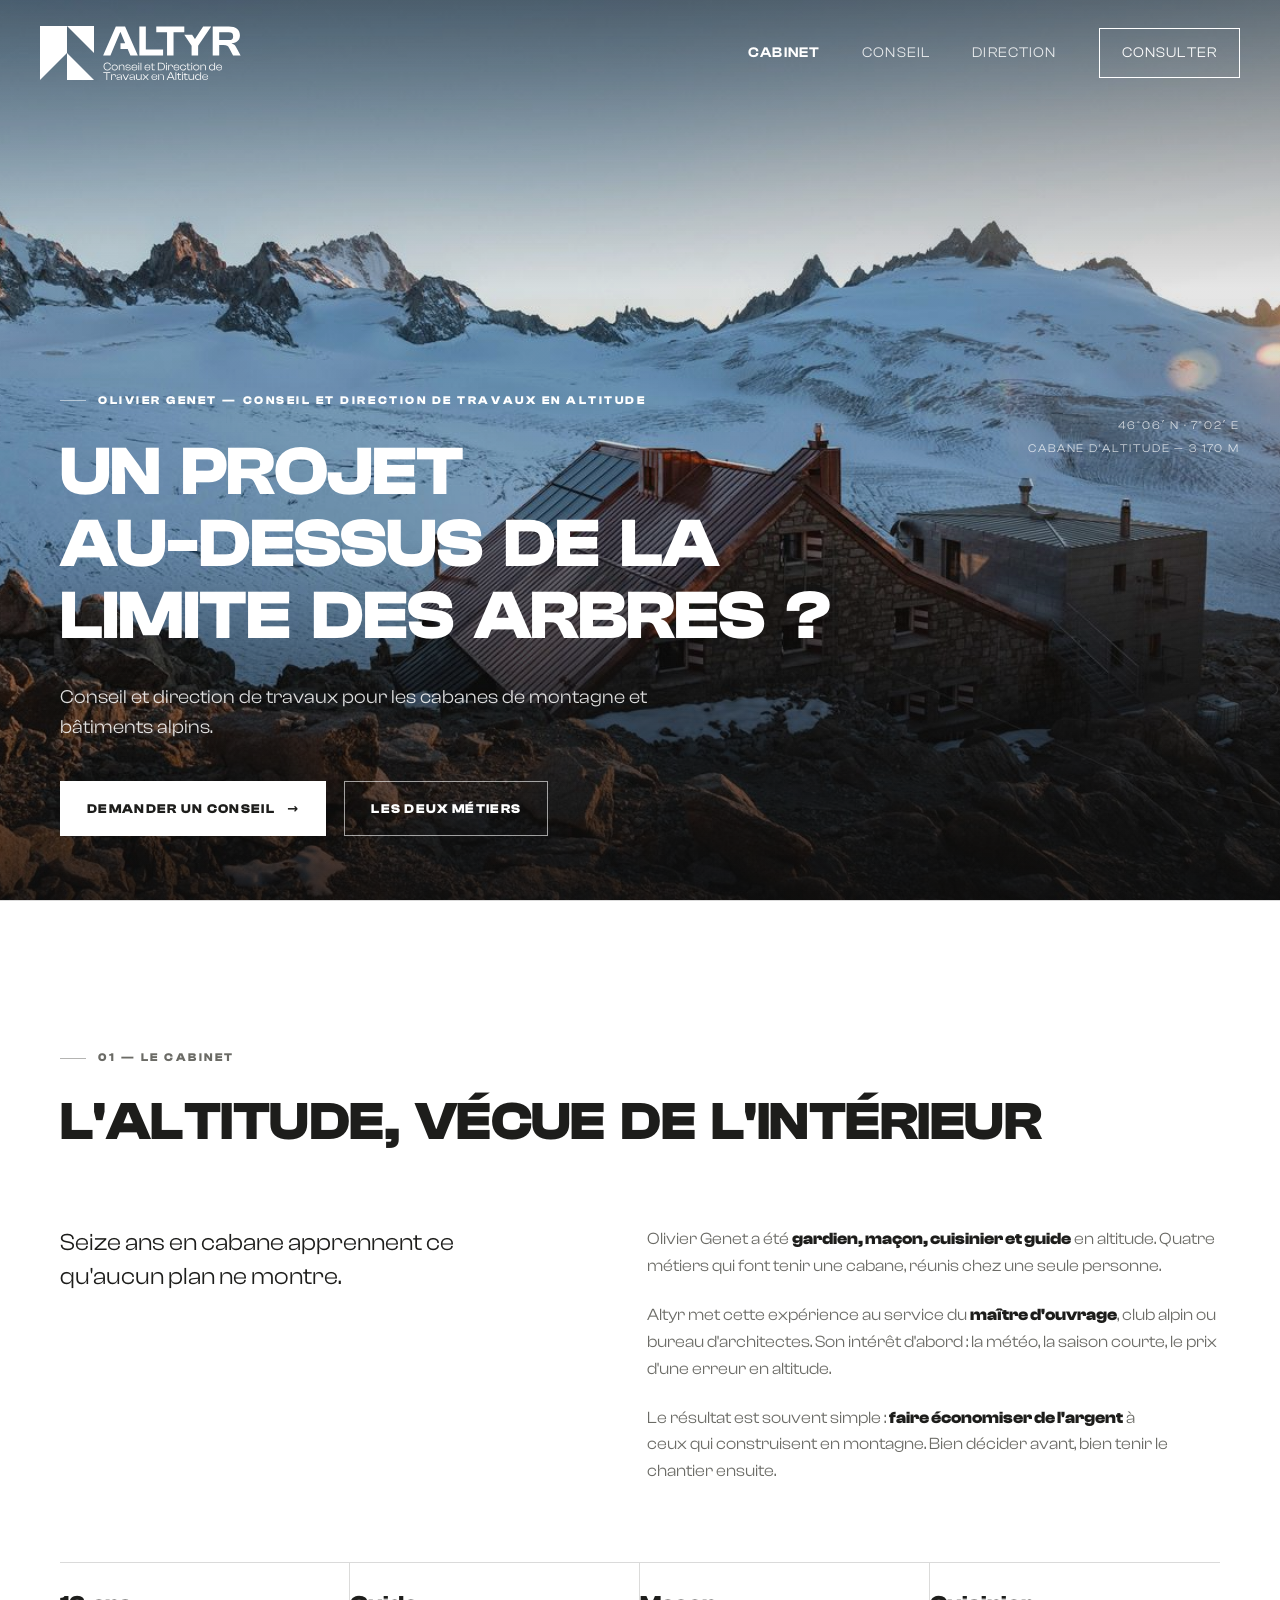
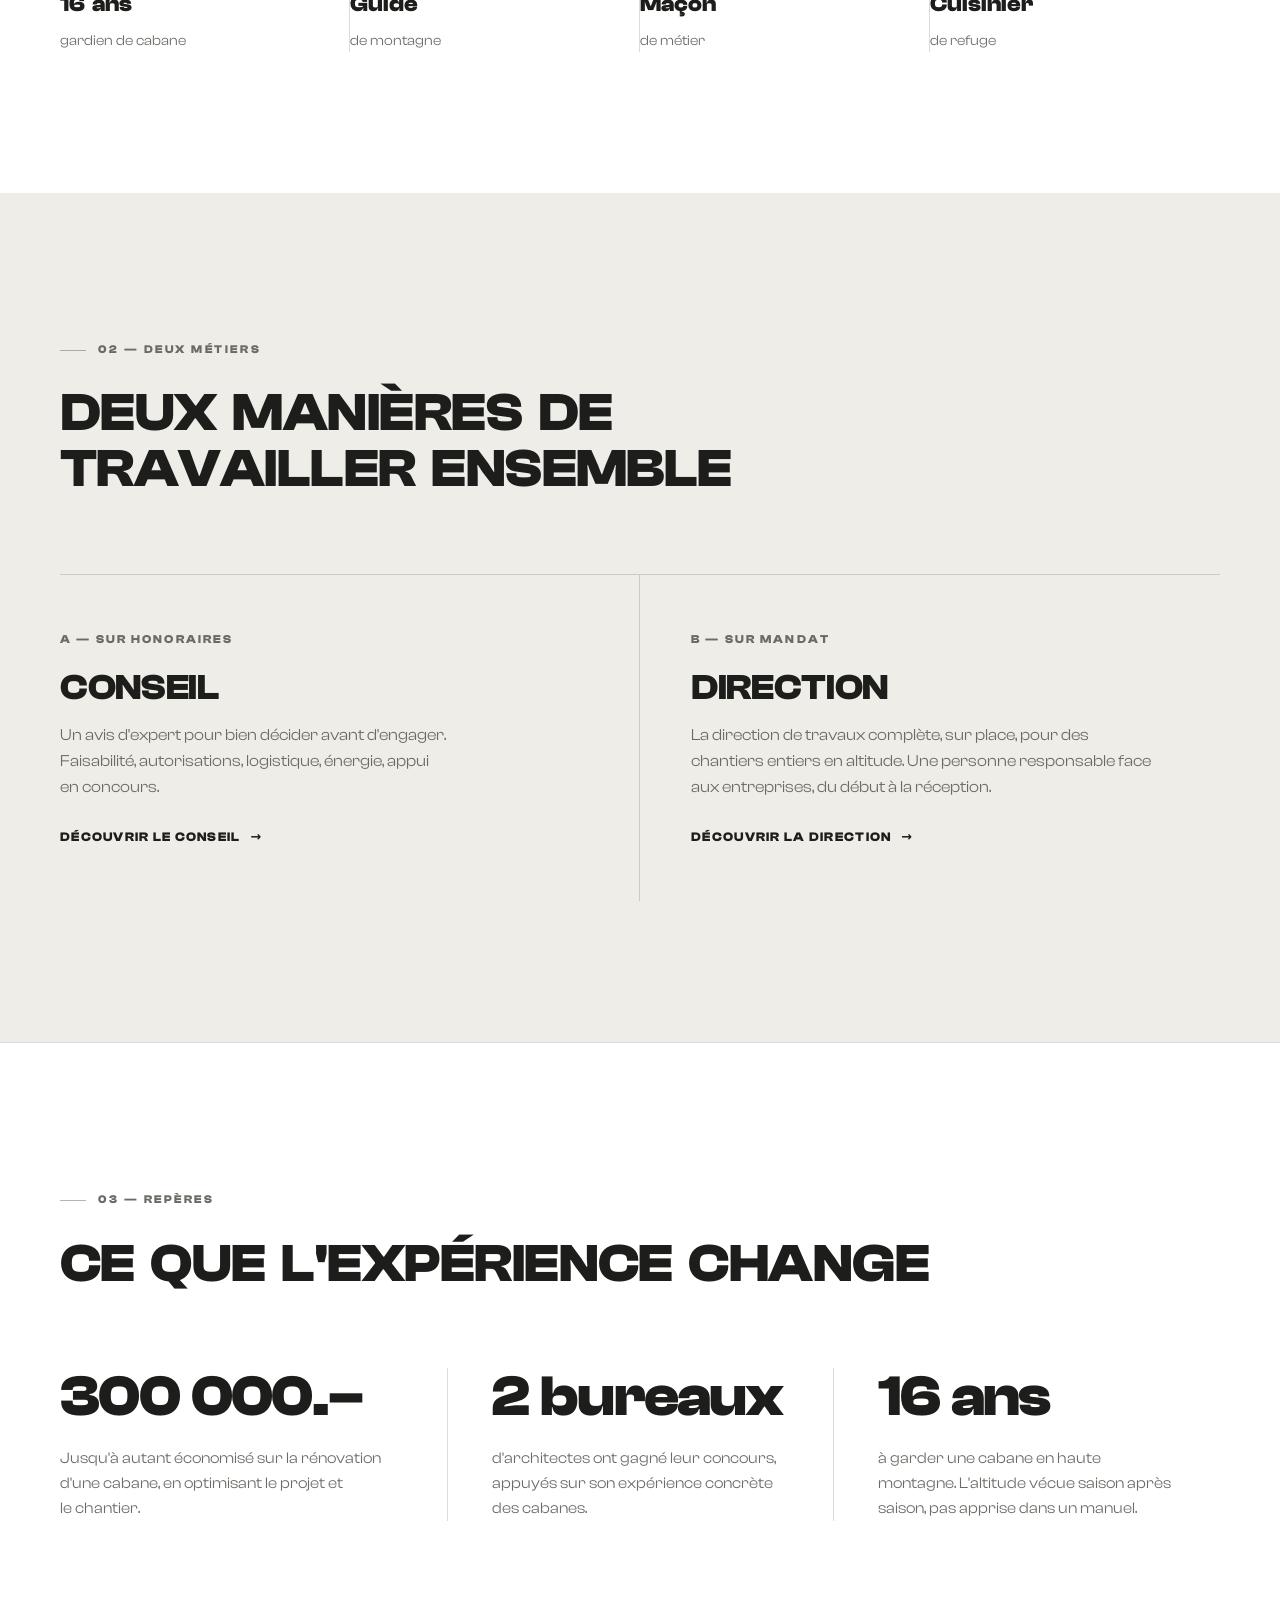
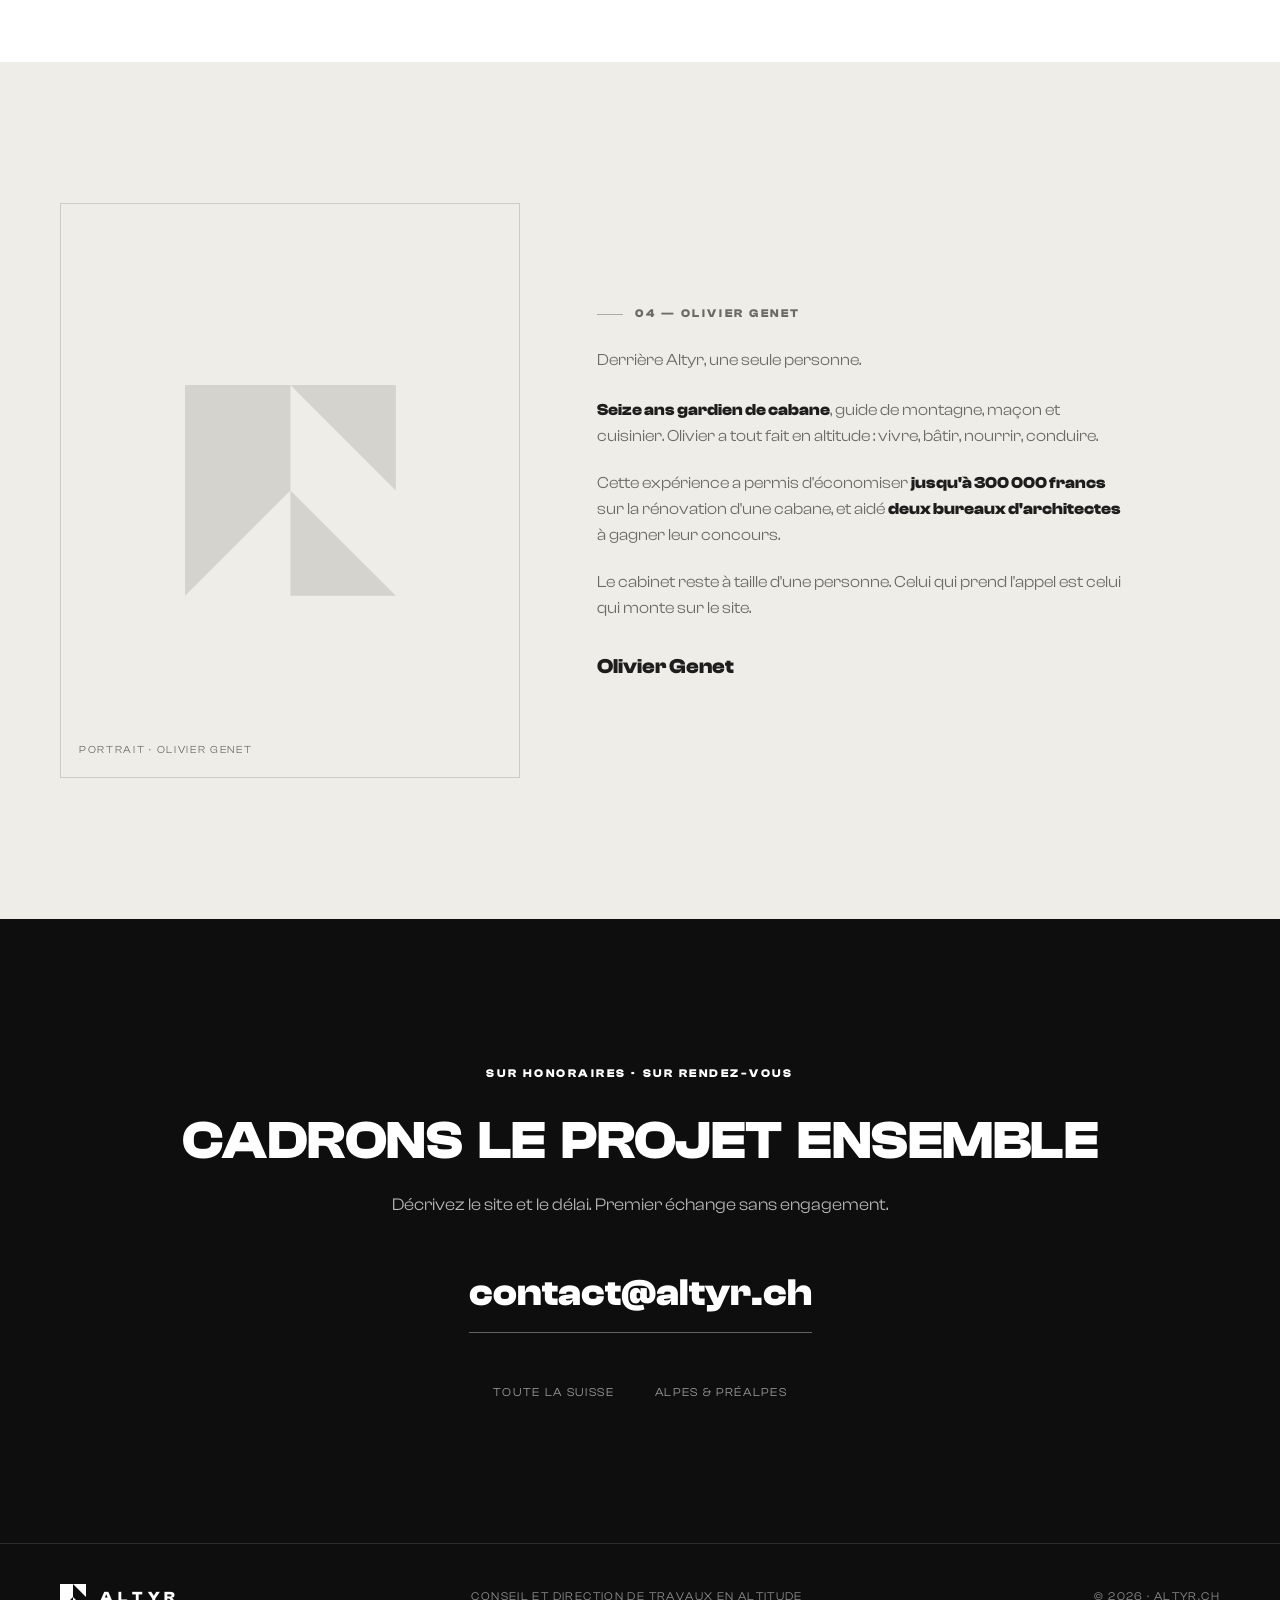
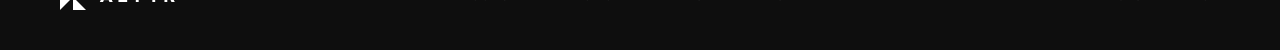
<file: index.html>
<!DOCTYPE html>
<html lang="fr">
<head>
<meta charset="UTF-8">
<meta name="viewport" content="width=device-width, initial-scale=1.0">
<title>Altyr — Olivier Genet · Conseil et Direction de Travaux en Altitude</title>
<meta name="description" content="Conseil et direction de travaux pour les cabanes de montagne et bâtiments alpins, pour les clubs alpins et les bureaux d'architectes.">
<link rel="icon" type="image/svg+xml" href="data:image/svg+xml,%3Csvg xmlns='http://www.w3.org/2000/svg' viewBox='0 0 97.15 97.15'%3E%3Crect width='97.15' height='97.15' fill='%231d1d1b'/%3E%3Cg fill='%23efede8'%3E%3Cpolygon points='48.57 0 48.57 48.57 0 97.14 0 0 48.57 0'/%3E%3Cpolygon points='48.57 97.15 48.57 48.57 97.15 97.15 48.57 97.15'/%3E%3Cpolygon points='97.15 48.57 48.57 0 97.15 0 97.15 48.57'/%3E%3C/g%3E%3C/svg%3E">
<meta property="og:type" content="website">
<meta property="og:title" content="Altyr — Conseil et Direction de Travaux en Altitude">
<meta property="og:description" content="Conseil et direction de travaux pour les cabanes de montagne.">
<meta property="og:url" content="https://altyr.ch">
<meta property="og:image" content="https://altyr.ch/og-image.png">
<meta property="og:locale" content="fr_CH">
<link rel="stylesheet" href="assets/css/styles.css?v=12">
<script defer src="assets/js/main.js?v=12"></script>
</head>
<body>

<!-- NAV -->
<nav id="nav">
  <a href="./" class="logo" aria-label="Altyr — accueil">
    <svg class="logo-svg" viewBox="0 0 431.02 116.02" fill="currentColor" aria-hidden="true">
      <g><polygon points="58 0 58 58 0 116.01 0 0 58 0"/><polygon points="58 116.02 58 58 116.02 116.02 58 116.02"/><polygon points="116.02 58 58 0 116.02 0 116.02 58"/></g>
      <g><path d="M350.52.93l-11.89,18.22-5.21,8.36h-1.02l-5.2-8.36-.26-.41h-17.02l15.79,23.83v20.63h14.03v-20.54L367.8.93h-17.28Z"/><path d="M371.08,63.2V.94h34.39c15.33,0,24.07,6.78,24.07,18.68,0,10.13-5.85,16.17-17.57,17.29v.74c5.58,1.49,7.71,4.46,10.04,8.83l9.01,16.73h-16.17l-8.55-16.17c-2.51-4.83-4.83-6.41-12.08-6.41h-9.2v22.58h-13.94ZM385.02,30.12h20.35c6.6,0,9.57-1.86,9.57-8.36,0-6.13-2.97-8.27-9.57-8.27h-20.35v16.64Z"/><path d="M182.78.93h-19.89l-27.23,62.27h15.61l21.01-49.53h1.02l3.81,9.66,5.86,13.56h-10.03v12.55h15.43l5.86,13.76h15.98L182.78.93Z"/><path d="M213.45,63.2V.94h13.94v49.72h37.08v12.55h-51.02Z"/><path d="M272.96,63.2V13.48h-23.14V.94h60.22v12.55h-23.14v49.72h-13.94Z"/></g>
      <g><path d="M136.53,86.98c0-5.13,3.39-8.47,8.2-8.47,4.25,0,7.46,2.38,7.46,6.11v.29h-1.89v-.29c0-2.8-1.94-4.42-5.55-4.42-4.1,0-6.38,2.31-6.38,6.78s2.28,6.78,6.38,6.78c3.61,0,5.55-1.62,5.55-4.42v-.29h1.89v.29c0,3.73-3.19,6.11-7.46,6.11-4.81,0-8.2-3.34-8.2-8.47Z"/><path d="M153.89,89.14c0-3.68,2.63-6.31,6.58-6.31s6.6,2.63,6.6,6.31-2.63,6.31-6.6,6.31-6.58-2.63-6.58-6.31ZM165.35,89.14c0-2.92-1.55-4.74-4.89-4.74s-4.86,1.82-4.86,4.74,1.52,4.74,4.86,4.74,4.89-1.79,4.89-4.74Z"/><path d="M169.38,95.2v-12.13h1.57v3.81h.12c.42-2.06,2.14-4.05,5.16-4.05,3.41,0,5.11,2.43,5.11,5.3v7.07h-1.74v-6.83c0-2.5-1.2-3.95-3.98-3.95-2.95,0-4.49,1.79-4.49,4.91v5.87h-1.74Z"/><path d="M183.62,91.15v-.05h1.74v.15c0,2.04,1.2,2.75,4.17,2.75,2.73,0,3.66-.64,3.66-2.04,0-1.28-.76-1.69-2.77-2.01l-3.24-.47c-2.21-.29-3.61-1.15-3.61-3.17,0-2.14,2.04-3.49,5.38-3.49s5.75,1.47,5.75,4.32v.05h-1.74v-.12c0-1.82-.96-2.8-4.05-2.8-2.55,0-3.61.61-3.61,2.06,0,1.25.64,1.69,2.65,1.99l2.97.42c2.6.37,4,1.25,4,3.22,0,2.28-2.26,3.49-5.4,3.49-3.73,0-5.89-1.5-5.89-4.3Z"/><path d="M196.59,89.14c0-3.68,2.46-6.31,6.36-6.31,3.56,0,6.09,2.06,6.09,5.67,0,.44-.05.81-.12,1.13h-10.68c.1,2.73,1.5,4.37,4.71,4.37,2.85,0,4.17-1.06,4.17-2.82v-.17h1.74v.17c0,2.53-2.5,4.27-5.89,4.27-3.9,0-6.38-2.46-6.38-6.31ZM198.24,88.55h9.16v-.37c0-2.55-1.62-3.9-4.47-3.9-3.14,0-4.57,1.62-4.69,4.27Z"/><path d="M211.35,81.53v-2.77h1.74v2.77h-1.74ZM211.35,95.2v-12.13h1.74v12.13h-1.74Z"/><path d="M216.01,95.2v-16.45h1.74v16.45h-1.74Z"/><path d="M224.58,89.14c0-3.68,2.46-6.31,6.36-6.31,3.56,0,6.09,2.06,6.09,5.67,0,.44-.05.81-.12,1.13h-10.68c.1,2.73,1.5,4.37,4.71,4.37,2.85,0,4.17-1.06,4.17-2.82v-.17h1.74v.17c0,2.53-2.5,4.27-5.89,4.27-3.9,0-6.38-2.46-6.38-6.31ZM226.23,88.55h9.16v-.37c0-2.55-1.62-3.9-4.47-3.9-3.14,0-4.57,1.62-4.69,4.27Z"/><path d="M244.15,95.2c-2.41,0-3.95-1.01-3.95-3.85v-6.78h-2.16v-1.5h2.16v-2.9h1.77v2.9h4.81v1.5h-4.81v6.87c0,1.69.83,2.16,2.6,2.16h2.21v1.6h-2.63Z"/><path d="M253.26,95.2v-16.45h7.14c4.93,0,8.08,3.19,8.08,8.22s-3.14,8.22-8.08,8.22h-7.14ZM255.03,80.35v13.26h5.38c4.17,0,6.24-2.16,6.24-6.63s-2.06-6.63-6.24-6.63h-5.38Z"/><path d="M270.82,81.53v-2.77h1.74v2.77h-1.74ZM270.82,95.2v-12.13h1.74v12.13h-1.74Z"/><path d="M275.49,95.2v-12.13h1.57v3.31h.12c.37-1.94,1.74-3.56,4.27-3.56,2.8,0,4.03,2.06,4.03,4.32v1.2h-1.74v-.93c0-2.06-.86-3.07-2.97-3.07-2.46,0-3.54,1.55-3.54,4.27v6.58h-1.74Z"/><path d="M286.88,89.14c0-3.68,2.46-6.31,6.36-6.31,3.56,0,6.09,2.06,6.09,5.67,0,.44-.05.81-.12,1.13h-10.68c.1,2.73,1.5,4.37,4.71,4.37,2.85,0,4.17-1.06,4.17-2.82v-.17h1.74v.17c0,2.53-2.5,4.27-5.89,4.27-3.9,0-6.38-2.46-6.38-6.31ZM288.53,88.55h9.16v-.37c0-2.55-1.62-3.9-4.47-3.9-3.14,0-4.57,1.62-4.69,4.27Z"/><path d="M301.02,89.14c0-3.68,2.53-6.31,6.41-6.31,3.39,0,6.04,2.01,6.04,4.94v.2h-1.72v-.15c0-2.16-1.57-3.39-4.35-3.39-3.24,0-4.64,1.74-4.64,4.71s1.4,4.71,4.64,4.71c2.77,0,4.35-1.23,4.35-3.39v-.15h1.72v.2c0,2.92-2.65,4.94-6.04,4.94-3.88,0-6.41-2.63-6.41-6.31Z"/><path d="M320.62,95.2c-2.41,0-3.95-1.01-3.95-3.85v-6.78h-2.16v-1.5h2.16v-2.9h1.77v2.9h4.81v1.5h-4.81v6.87c0,1.69.83,2.16,2.6,2.16h2.21v1.6h-2.63Z"/><path d="M325.16,81.53v-2.77h1.74v2.77h-1.74ZM325.16,95.2v-12.13h1.74v12.13h-1.74Z"/><path d="M329.19,89.14c0-3.68,2.63-6.31,6.58-6.31s6.6,2.63,6.6,6.31-2.63,6.31-6.6,6.31-6.58-2.63-6.58-6.31ZM340.66,89.14c0-2.92-1.55-4.74-4.89-4.74s-4.86,1.82-4.86,4.74,1.52,4.74,4.86,4.74,4.89-1.79,4.89-4.74Z"/><path d="M344.69,95.2v-12.13h1.57v3.81h.12c.42-2.06,2.14-4.05,5.16-4.05,3.41,0,5.11,2.43,5.11,5.3v7.07h-1.74v-6.83c0-2.5-1.2-3.95-3.98-3.95-2.95,0-4.49,1.79-4.49,4.91v5.87h-1.74Z"/><path d="M363.2,89.14c0-3.68,2.16-6.31,5.89-6.31,2.87,0,4.66,1.55,5.2,3.63h.12v-7.71h1.74v16.45h-1.6v-3.58h-.1c-.59,2.43-2.55,3.83-5.23,3.83-3.88,0-6.04-2.63-6.04-6.31ZM369.68,93.85c2.85,0,4.74-1.65,4.74-4.52v-.22c0-3-1.79-4.66-4.79-4.66-2.77,0-4.67,1.18-4.67,4.69s1.87,4.71,4.71,4.71Z"/><path d="M378.47,89.14c0-3.68,2.46-6.31,6.36-6.31,3.56,0,6.09,2.06,6.09,5.67,0,.44-.05.81-.12,1.13h-10.68c.1,2.73,1.5,4.37,4.71,4.37,2.85,0,4.17-1.06,4.17-2.82v-.17h1.74v.17c0,2.53-2.5,4.27-5.89,4.27-3.9,0-6.38-2.46-6.38-6.31ZM380.12,88.55h9.16v-.37c0-2.55-1.62-3.9-4.47-3.9-3.14,0-4.57,1.62-4.69,4.27Z"/><path d="M142.71,115.77v-14.85h-6.78v-1.6h15.27v1.6h-6.75v14.85h-1.74Z"/><path d="M152.95,115.77v-12.13h1.57v3.31h.12c.37-1.94,1.74-3.56,4.27-3.56,2.8,0,4.03,2.06,4.03,4.32v1.2h-1.74v-.93c0-2.06-.86-3.07-2.97-3.07-2.46,0-3.54,1.55-3.54,4.27v6.58h-1.74Z"/><path d="M164.32,112.92c0-1.99,1.64-2.85,3.9-3.09l5.77-.64v-.93c0-2.36-1.03-3.29-3.68-3.29s-3.98.93-3.98,3.07v.1h-1.74v-.1c0-2.55,2.11-4.64,5.84-4.64s5.25,2.11,5.25,4.79v7.59h-1.57v-3.27h-.12c-.71,2.23-2.85,3.51-5.67,3.51-2.38,0-4-1.13-4-3.09ZM168.72,114.67c2.95,0,5.28-1.3,5.28-4.22v-.1l-5.23.59c-1.82.17-2.7.61-2.7,1.87s.81,1.87,2.65,1.87Z"/><path d="M183.13,115.77l-5.79-12.13h1.89l4.91,10.41h.15l4.89-10.41h1.89l-5.79,12.13h-2.14Z"/><path d="M192.15,112.92c0-1.99,1.64-2.85,3.9-3.09l5.77-.64v-.93c0-2.36-1.03-3.29-3.68-3.29s-3.98.93-3.98,3.07v.1h-1.74v-.1c0-2.55,2.11-4.64,5.84-4.64s5.25,2.11,5.25,4.79v7.59h-1.57v-3.27h-.12c-.71,2.23-2.85,3.51-5.67,3.51-2.38,0-4-1.13-4-3.09ZM196.54,114.67c2.95,0,5.28-1.3,5.28-4.22v-.1l-5.23.59c-1.82.17-2.7.61-2.7,1.87s.81,1.87,2.65,1.87Z"/><path d="M206.31,110.74v-7.1h1.74v6.83c0,2.53,1.23,3.98,4.03,3.98,2.97,0,4.52-1.79,4.52-4.91v-5.89h1.74v12.13h-1.57v-3.78h-.12c-.42,2.06-2.16,4.03-5.18,4.03-3.46,0-5.16-2.41-5.16-5.28Z"/><path d="M220.02,115.77l5.52-6.04v-.12l-5.52-5.97h2.11l4.74,5.03h.12l4.71-5.03h2.09l-5.55,5.92v.12l5.55,6.09h-2.11l-4.76-5.13h-.1l-4.71,5.13h-2.09Z"/><path d="M239.39,109.71c0-3.68,2.46-6.31,6.36-6.31,3.56,0,6.09,2.06,6.09,5.67,0,.44-.05.81-.12,1.13h-10.68c.1,2.73,1.5,4.37,4.71,4.37,2.85,0,4.17-1.06,4.17-2.82v-.17h1.74v.17c0,2.53-2.5,4.27-5.89,4.27-3.9,0-6.38-2.46-6.38-6.31ZM241.04,109.12h9.16v-.37c0-2.55-1.62-3.9-4.47-3.9-3.14,0-4.57,1.62-4.69,4.27Z"/><path d="M254.15,115.77v-12.13h1.57v3.81h.12c.42-2.06,2.14-4.05,5.16-4.05,3.41,0,5.11,2.43,5.11,5.3v7.07h-1.74v-6.83c0-2.5-1.2-3.95-3.98-3.95-2.95,0-4.49,1.79-4.49,4.91v5.87h-1.74Z"/><path d="M272.12,115.77l7.44-16.45h2.43l7.46,16.45h-1.96l-2.21-4.84h-9.04l-2.21,4.84h-1.92ZM276.96,109.36h7.61l-2.85-6.24-.91-2.14h-.15l-.88,2.14-2.82,6.24Z"/><path d="M291.06,115.77v-16.45h1.74v16.45h-1.74Z"/><path d="M300.53,115.77c-2.41,0-3.95-1.01-3.95-3.85v-6.78h-2.16v-1.5h2.16v-2.9h1.77v2.9h4.81v1.5h-4.81v6.87c0,1.69.83,2.16,2.6,2.16h2.21v1.6h-2.63Z"/><path d="M305.08,102.1v-2.77h1.74v2.77h-1.74ZM305.08,115.77v-12.13h1.74v12.13h-1.74Z"/><path d="M314.55,115.77c-2.41,0-3.95-1.01-3.95-3.85v-6.78h-2.16v-1.5h2.16v-2.9h1.77v2.9h4.81v1.5h-4.81v6.87c0,1.69.83,2.16,2.6,2.16h2.21v1.6h-2.63Z"/><path d="M319.02,110.74v-7.1h1.74v6.83c0,2.53,1.23,3.98,4.03,3.98,2.97,0,4.52-1.79,4.52-4.91v-5.89h1.74v12.13h-1.57v-3.78h-.12c-.42,2.06-2.16,4.03-5.18,4.03-3.46,0-5.16-2.41-5.16-5.28Z"/><path d="M333.17,109.71c0-3.68,2.16-6.31,5.89-6.31,2.87,0,4.66,1.55,5.2,3.63h.12v-7.71h1.74v16.45h-1.6v-3.58h-.1c-.59,2.43-2.55,3.83-5.23,3.83-3.88,0-6.04-2.63-6.04-6.31ZM339.65,114.42c2.85,0,4.74-1.65,4.74-4.52v-.22c0-3-1.79-4.66-4.79-4.66-2.77,0-4.67,1.18-4.67,4.69s1.87,4.71,4.71,4.71Z"/><path d="M348.44,109.71c0-3.68,2.46-6.31,6.36-6.31,3.56,0,6.09,2.06,6.09,5.67,0,.44-.05.81-.12,1.13h-10.68c.1,2.73,1.5,4.37,4.71,4.37,2.85,0,4.17-1.06,4.17-2.82v-.17h1.74v.17c0,2.53-2.5,4.27-5.89,4.27-3.9,0-6.38-2.46-6.38-6.31ZM350.09,109.12h9.16v-.37c0-2.55-1.62-3.9-4.47-3.9-3.14,0-4.57,1.62-4.69,4.27Z"/></g>
    </svg>
  </a>
  <button class="nav-toggle" id="navToggle" aria-label="Menu"><span></span><span></span><span></span></button>
  <div class="nav-links" id="navLinks">
    <a href="./" class="active">Cabinet</a>
    <a href="conseil/">Conseil</a>
    <a href="direction/">Direction</a>
    <a href="#contact" class="nav-cta">Consulter</a>
  </div>
</nav>

<!-- HERO -->
<header class="hero" id="top">
  <div class="hero-img"><img src="assets/img/cabane-altitude.jpg" alt="Cabane d'altitude au lever du jour, glacier et sommets" fetchpriority="high"></div>
  <div class="hero-inner wrap">
    <span class="kicker">Olivier Genet — Conseil et Direction de Travaux en Altitude</span>
    <h1 class="display">Un projet<br>au-dessus de la<br>limite des arbres ?</h1>
    <p class="hero-sub">Conseil et direction de travaux pour les cabanes de montagne et bâtiments alpins.</p>
    <div class="hero-actions">
      <a href="#contact" class="btn btn--light">Demander un conseil <span class="arr">→</span></a>
      <a href="#offres" class="btn btn--ghost" style="border-color:rgba(255,255,255,.6);color:#fff">Les deux métiers</a>
    </div>
  </div>
  <div class="hero-coord">
    <div>46°06′ N · 7°02′ E</div>
    <div>Cabane d'altitude — 3 170 m</div>
  </div>
</header>

<!-- CABINET -->
<section class="sec" id="cabinet">
  <div class="wrap">
    <div class="sec-head reveal">
      <span class="kicker">01 — Le cabinet</span>
      <h2 class="title">L'altitude, vécue de l'intérieur</h2>
    </div>
    <div class="split">
      <p class="lead reveal">Seize ans en cabane apprennent ce qu'aucun plan ne montre.</p>
      <div class="body-col reveal">
        <p>Olivier Genet a été <strong>gardien, maçon, cuisinier et guide</strong> en altitude. Quatre métiers qui font tenir une cabane, réunis chez une seule personne.</p>
        <p>Altyr met cette expérience au service du <strong>maître d'ouvrage</strong>, club alpin ou bureau d'architectes. Son intérêt d'abord : la météo, la saison courte, le prix d'une erreur en altitude.</p>
        <p>Le résultat est souvent simple : <strong>faire économiser de l'argent</strong> à ceux qui construisent en montagne. Bien décider avant, bien tenir le chantier ensuite.</p>
      </div>
    </div>
    <div class="creds reveal">
      <span class="cred"><b>16 ans</b> gardien de cabane</span>
      <span class="cred"><b>Guide</b> de montagne</span>
      <span class="cred"><b>Maçon</b> de métier</span>
      <span class="cred"><b>Cuisinier</b> de refuge</span>
    </div>
  </div>
</section>

<!-- OFFRES -->
<section class="sec sec--soft" id="offres">
  <div class="wrap">
    <div class="sec-head reveal">
      <span class="kicker">02 — Deux métiers</span>
      <h2 class="title">Deux manières de travailler ensemble</h2>
    </div>
    <div class="offers">
      <a class="offer reveal" href="conseil/">
        <span class="onum">A — sur honoraires</span>
        <h3>Conseil</h3>
        <p>Un avis d'expert pour bien décider avant d'engager. Faisabilité, autorisations, logistique, énergie, appui en concours.</p>
        <span class="more">Découvrir le conseil <span class="arr">→</span></span>
      </a>
      <a class="offer reveal" href="direction/">
        <span class="onum">B — sur mandat</span>
        <h3>Direction</h3>
        <p>La direction de travaux complète, sur place, pour des chantiers entiers en altitude. Une personne responsable face aux entreprises, du début à la réception.</p>
        <span class="more">Découvrir la direction <span class="arr">→</span></span>
      </a>
    </div>
  </div>
</section>

<!-- REPERES -->
<section class="sec" id="reperes">
  <div class="wrap">
    <div class="sec-head reveal">
      <span class="kicker">03 — Repères</span>
      <h2 class="title">Ce que l'expérience change</h2>
    </div>
    <div class="figs">
      <div class="fig reveal">
        <div class="fig-n">300 000.–</div>
        <p>Jusqu'à autant économisé sur la rénovation d'une cabane, en optimisant le projet et le chantier.</p>
      </div>
      <div class="fig reveal">
        <div class="fig-n">2 bureaux</div>
        <p>d'architectes ont gagné leur concours, appuyés sur son expérience concrète des cabanes.</p>
      </div>
      <div class="fig reveal">
        <div class="fig-n">16 ans</div>
        <p>à garder une cabane en haute montagne. L'altitude vécue saison après saison, pas apprise dans un manuel.</p>
      </div>
    </div>
  </div>
</section>

<!-- OLIVIER -->
<section class="sec sec--soft" id="olivier">
  <div class="wrap">
    <div class="about">
      <!-- TODO: remplacer le placeholder par <img src="assets/img/olivier.jpg" alt="Olivier Genet"> -->
      <div class="portrait reveal">
        <svg class="mark" viewBox="0 0 97.15 97.15" aria-hidden="true"><polygon points="48.57 0 48.57 48.57 0 97.14 0 0 48.57 0"/><polygon points="48.57 97.15 48.57 48.57 97.15 97.15 48.57 97.15"/><polygon points="97.15 48.57 48.57 0 97.15 0 97.15 48.57"/></svg>
        <span class="ph">Portrait · Olivier Genet</span>
      </div>
      <div class="reveal">
        <span class="kicker muted">04 — Olivier Genet</span>
        <p class="lead" style="margin-top:24px">Derrière Altyr, une seule personne.</p>
        <p><strong>Seize ans gardien de cabane</strong>, guide de montagne, maçon et cuisinier. Olivier a tout fait en altitude : vivre, bâtir, nourrir, conduire.</p>
        <p>Cette expérience a permis d'économiser <strong>jusqu'à 300 000 francs</strong> sur la rénovation d'une cabane, et aidé <strong>deux bureaux d'architectes</strong> à gagner leur concours.</p>
        <p>Le cabinet reste à taille d'une personne. Celui qui prend l'appel est celui qui monte sur le site.</p>
        <div class="sign">Olivier Genet</div>
      </div>
    </div>
  </div>
</section>

<!-- CONTACT -->
<section class="sec sec--dark contact" id="contact">
  <div class="wrap">
    <span class="kicker">Sur honoraires · sur rendez-vous</span>
    <h2 class="title">Cadrons le projet ensemble</h2>
    <p class="contact-sub">Décrivez le site et le délai. Premier échange sans engagement.</p>
    <!-- TODO: vrai email -->
    <a href="mailto:contact@altyr.ch" class="contact-mail">contact@altyr.ch</a>
    <div class="contact-meta">
      <span>Toute la Suisse</span>
      <span>Alpes &amp; Préalpes</span>
    </div>
  </div>
</section>

<footer>
  <div class="wrap foot">
    <div class="foot-brand">
      <svg class="mark" viewBox="0 0 97.15 97.15" aria-hidden="true"><polygon points="48.57 0 48.57 48.57 0 97.14 0 0 48.57 0"/><polygon points="48.57 97.15 48.57 48.57 97.15 97.15 48.57 97.15"/><polygon points="97.15 48.57 48.57 0 97.15 0 97.15 48.57"/></svg>
      <b>ALTYR</b>
    </div>
    <span class="foot-meta">Conseil et Direction de Travaux en Altitude</span>
    <span class="foot-meta">© 2026 · altyr.ch</span>
  </div>
</footer>

</body>
</html>
</file>
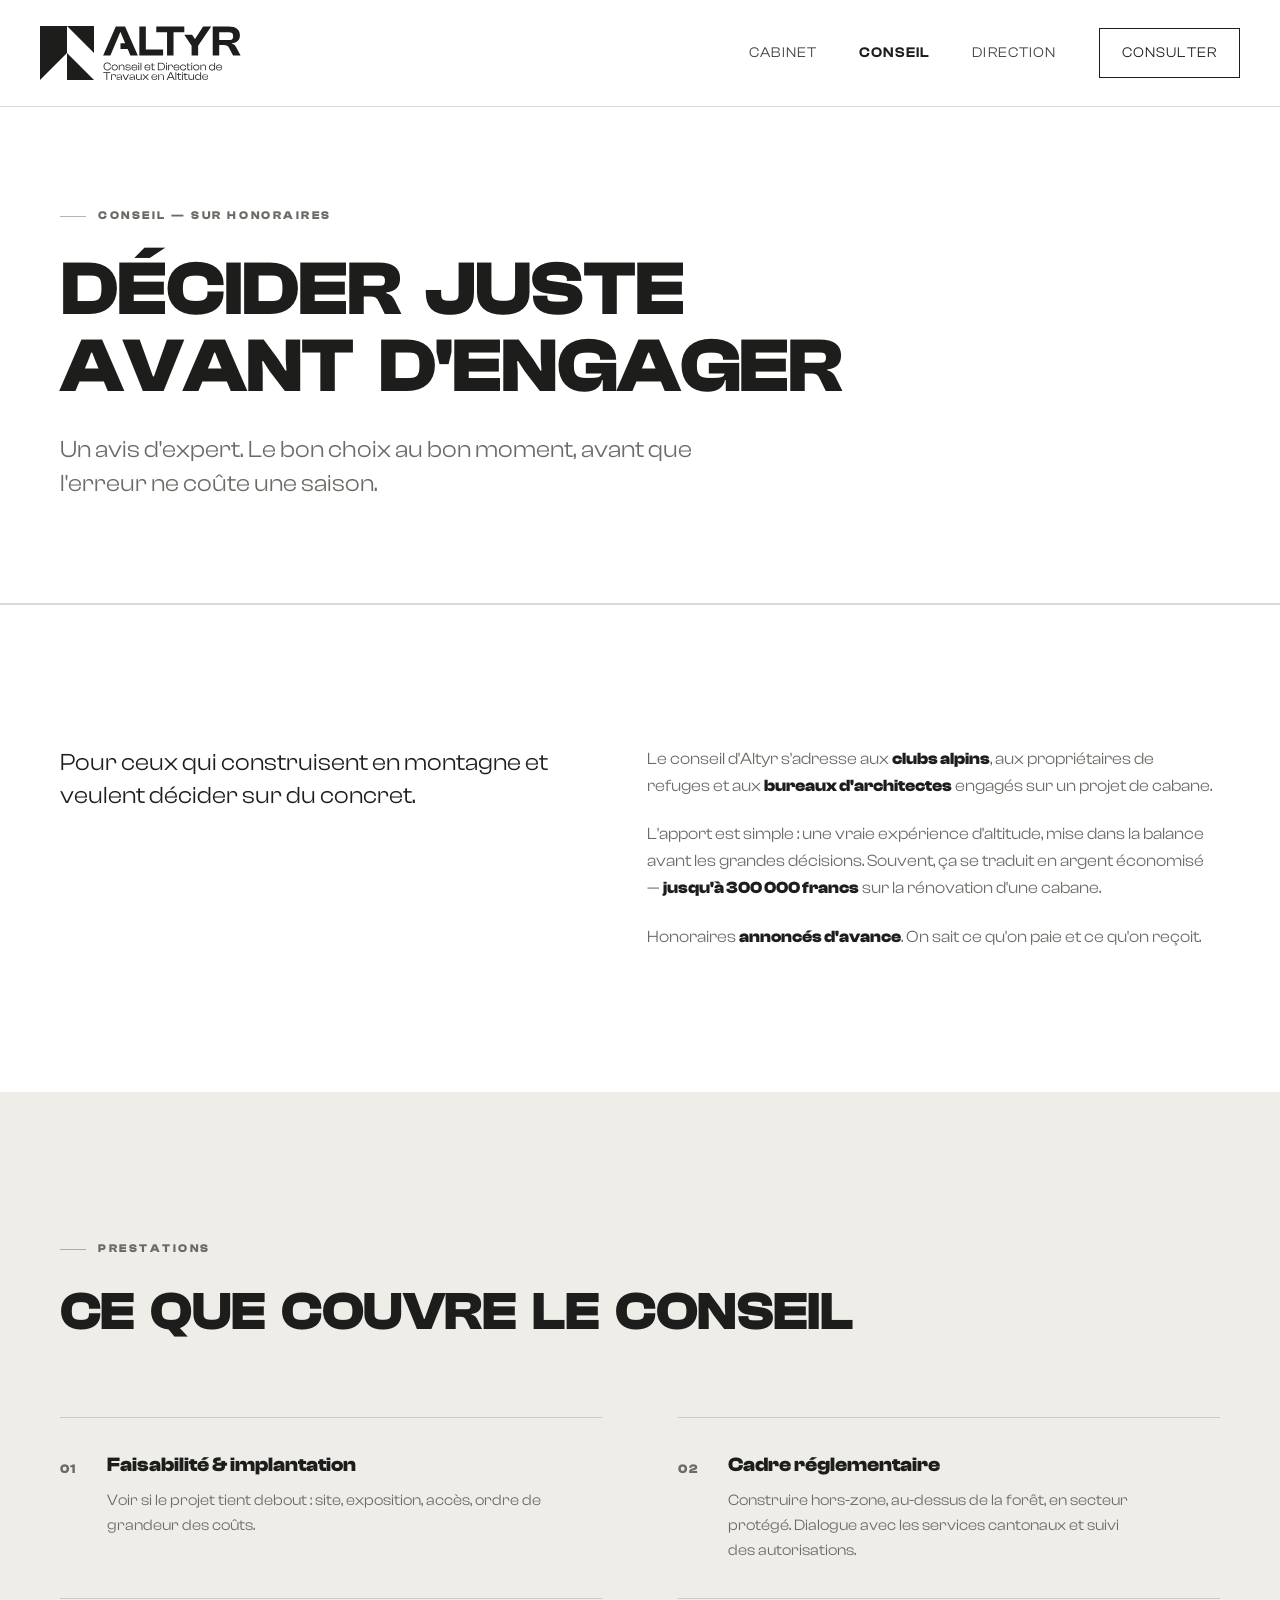
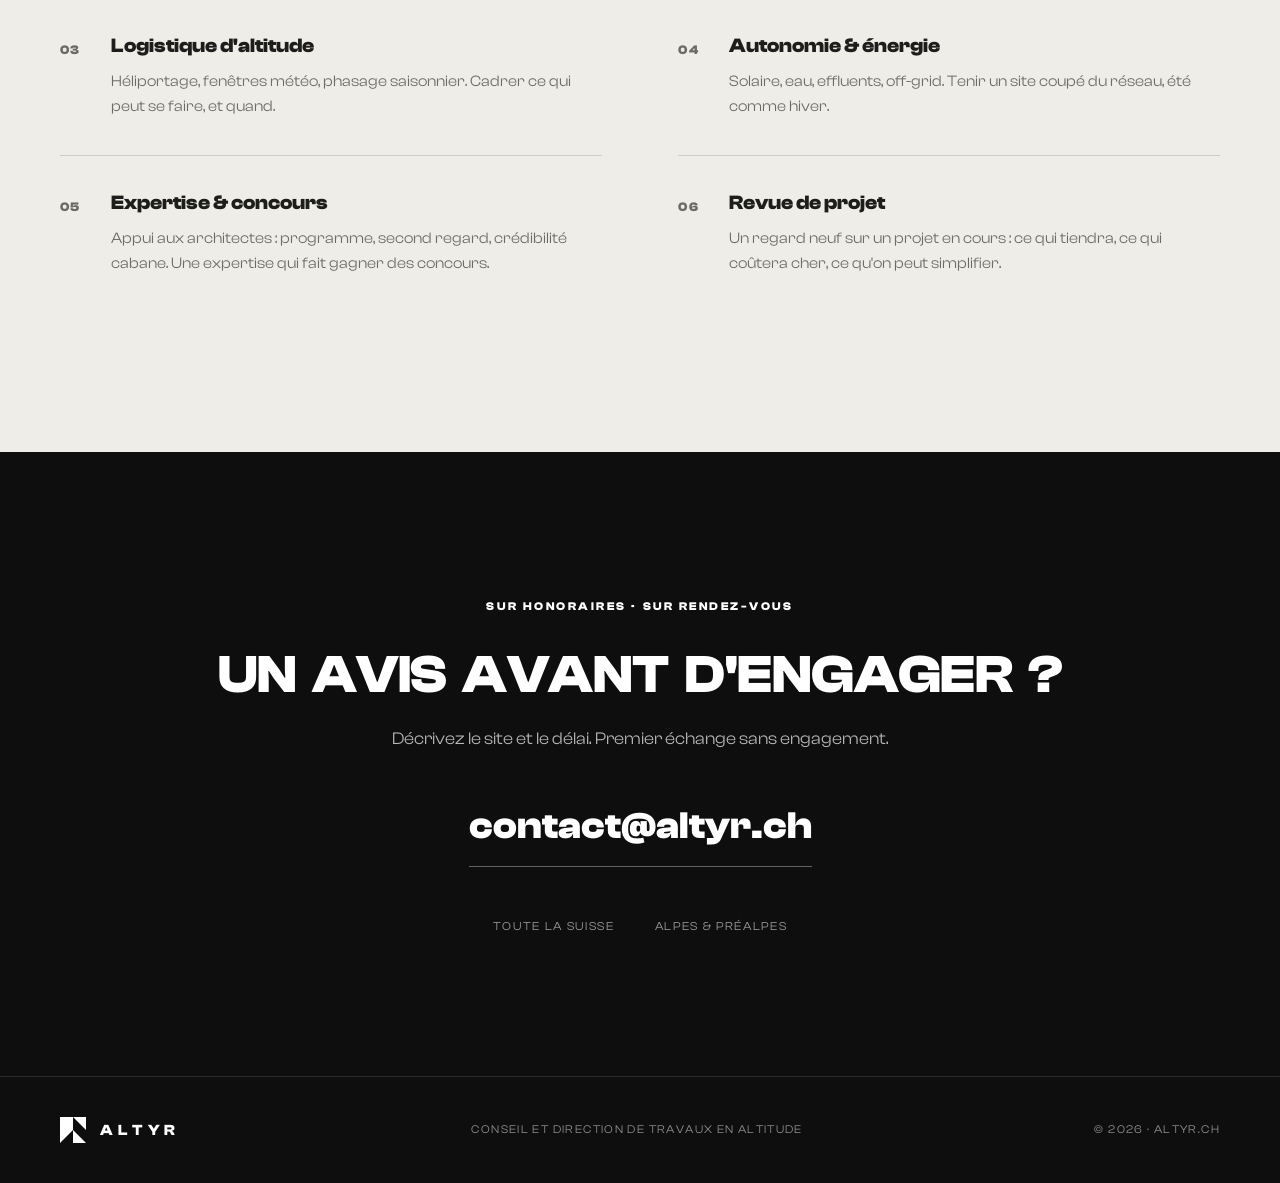
<file: conseil/index.html>
<!DOCTYPE html>
<html lang="fr">
<head>
<meta charset="UTF-8">
<meta name="viewport" content="width=device-width, initial-scale=1.0">
<title>Conseil — Altyr · Olivier Genet</title>
<meta name="description" content="Conseil pour les cabanes de montagne : faisabilité, autorisations, logistique, énergie, appui en concours. Pour clubs alpins et bureaux d'architectes.">
<link rel="icon" type="image/svg+xml" href="data:image/svg+xml,%3Csvg xmlns='http://www.w3.org/2000/svg' viewBox='0 0 97.15 97.15'%3E%3Crect width='97.15' height='97.15' fill='%231d1d1b'/%3E%3Cg fill='%23efede8'%3E%3Cpolygon points='48.57 0 48.57 48.57 0 97.14 0 0 48.57 0'/%3E%3Cpolygon points='48.57 97.15 48.57 48.57 97.15 97.15 48.57 97.15'/%3E%3Cpolygon points='97.15 48.57 48.57 0 97.15 0 97.15 48.57'/%3E%3C/g%3E%3C/svg%3E">
<meta property="og:type" content="website">
<meta property="og:title" content="Conseil — Altyr">
<meta property="og:description" content="Conseil pour les cabanes de montagne. Décider juste avant d'engager.">
<meta property="og:locale" content="fr_CH">
<link rel="stylesheet" href="../assets/css/styles.css?v=12">
<script defer src="../assets/js/main.js?v=12"></script>
</head>
<body class="page-sub">

<!-- NAV -->
<nav id="nav">
  <a href="../" class="logo" aria-label="Altyr — accueil">
    <svg class="logo-svg" viewBox="0 0 431.02 116.02" fill="currentColor" aria-hidden="true">
      <g><polygon points="58 0 58 58 0 116.01 0 0 58 0"/><polygon points="58 116.02 58 58 116.02 116.02 58 116.02"/><polygon points="116.02 58 58 0 116.02 0 116.02 58"/></g>
      <g><path d="M350.52.93l-11.89,18.22-5.21,8.36h-1.02l-5.2-8.36-.26-.41h-17.02l15.79,23.83v20.63h14.03v-20.54L367.8.93h-17.28Z"/><path d="M371.08,63.2V.94h34.39c15.33,0,24.07,6.78,24.07,18.68,0,10.13-5.85,16.17-17.57,17.29v.74c5.58,1.49,7.71,4.46,10.04,8.83l9.01,16.73h-16.17l-8.55-16.17c-2.51-4.83-4.83-6.41-12.08-6.41h-9.2v22.58h-13.94ZM385.02,30.12h20.35c6.6,0,9.57-1.86,9.57-8.36,0-6.13-2.97-8.27-9.57-8.27h-20.35v16.64Z"/><path d="M182.78.93h-19.89l-27.23,62.27h15.61l21.01-49.53h1.02l3.81,9.66,5.86,13.56h-10.03v12.55h15.43l5.86,13.76h15.98L182.78.93Z"/><path d="M213.45,63.2V.94h13.94v49.72h37.08v12.55h-51.02Z"/><path d="M272.96,63.2V13.48h-23.14V.94h60.22v12.55h-23.14v49.72h-13.94Z"/></g>
      <g><path d="M136.53,86.98c0-5.13,3.39-8.47,8.2-8.47,4.25,0,7.46,2.38,7.46,6.11v.29h-1.89v-.29c0-2.8-1.94-4.42-5.55-4.42-4.1,0-6.38,2.31-6.38,6.78s2.28,6.78,6.38,6.78c3.61,0,5.55-1.62,5.55-4.42v-.29h1.89v.29c0,3.73-3.19,6.11-7.46,6.11-4.81,0-8.2-3.34-8.2-8.47Z"/><path d="M153.89,89.14c0-3.68,2.63-6.31,6.58-6.31s6.6,2.63,6.6,6.31-2.63,6.31-6.6,6.31-6.58-2.63-6.58-6.31ZM165.35,89.14c0-2.92-1.55-4.74-4.89-4.74s-4.86,1.82-4.86,4.74,1.52,4.74,4.86,4.74,4.89-1.79,4.89-4.74Z"/><path d="M169.38,95.2v-12.13h1.57v3.81h.12c.42-2.06,2.14-4.05,5.16-4.05,3.41,0,5.11,2.43,5.11,5.3v7.07h-1.74v-6.83c0-2.5-1.2-3.95-3.98-3.95-2.95,0-4.49,1.79-4.49,4.91v5.87h-1.74Z"/><path d="M183.62,91.15v-.05h1.74v.15c0,2.04,1.2,2.75,4.17,2.75,2.73,0,3.66-.64,3.66-2.04,0-1.28-.76-1.69-2.77-2.01l-3.24-.47c-2.21-.29-3.61-1.15-3.61-3.17,0-2.14,2.04-3.49,5.38-3.49s5.75,1.47,5.75,4.32v.05h-1.74v-.12c0-1.82-.96-2.8-4.05-2.8-2.55,0-3.61.61-3.61,2.06,0,1.25.64,1.69,2.65,1.99l2.97.42c2.6.37,4,1.25,4,3.22,0,2.28-2.26,3.49-5.4,3.49-3.73,0-5.89-1.5-5.89-4.3Z"/><path d="M196.59,89.14c0-3.68,2.46-6.31,6.36-6.31,3.56,0,6.09,2.06,6.09,5.67,0,.44-.05.81-.12,1.13h-10.68c.1,2.73,1.5,4.37,4.71,4.37,2.85,0,4.17-1.06,4.17-2.82v-.17h1.74v.17c0,2.53-2.5,4.27-5.89,4.27-3.9,0-6.38-2.46-6.38-6.31ZM198.24,88.55h9.16v-.37c0-2.55-1.62-3.9-4.47-3.9-3.14,0-4.57,1.62-4.69,4.27Z"/><path d="M211.35,81.53v-2.77h1.74v2.77h-1.74ZM211.35,95.2v-12.13h1.74v12.13h-1.74Z"/><path d="M216.01,95.2v-16.45h1.74v16.45h-1.74Z"/><path d="M224.58,89.14c0-3.68,2.46-6.31,6.36-6.31,3.56,0,6.09,2.06,6.09,5.67,0,.44-.05.81-.12,1.13h-10.68c.1,2.73,1.5,4.37,4.71,4.37,2.85,0,4.17-1.06,4.17-2.82v-.17h1.74v.17c0,2.53-2.5,4.27-5.89,4.27-3.9,0-6.38-2.46-6.38-6.31ZM226.23,88.55h9.16v-.37c0-2.55-1.62-3.9-4.47-3.9-3.14,0-4.57,1.62-4.69,4.27Z"/><path d="M244.15,95.2c-2.41,0-3.95-1.01-3.95-3.85v-6.78h-2.16v-1.5h2.16v-2.9h1.77v2.9h4.81v1.5h-4.81v6.87c0,1.69.83,2.16,2.6,2.16h2.21v1.6h-2.63Z"/><path d="M253.26,95.2v-16.45h7.14c4.93,0,8.08,3.19,8.08,8.22s-3.14,8.22-8.08,8.22h-7.14ZM255.03,80.35v13.26h5.38c4.17,0,6.24-2.16,6.24-6.63s-2.06-6.63-6.24-6.63h-5.38Z"/><path d="M270.82,81.53v-2.77h1.74v2.77h-1.74ZM270.82,95.2v-12.13h1.74v12.13h-1.74Z"/><path d="M275.49,95.2v-12.13h1.57v3.31h.12c.37-1.94,1.74-3.56,4.27-3.56,2.8,0,4.03,2.06,4.03,4.32v1.2h-1.74v-.93c0-2.06-.86-3.07-2.97-3.07-2.46,0-3.54,1.55-3.54,4.27v6.58h-1.74Z"/><path d="M286.88,89.14c0-3.68,2.46-6.31,6.36-6.31,3.56,0,6.09,2.06,6.09,5.67,0,.44-.05.81-.12,1.13h-10.68c.1,2.73,1.5,4.37,4.71,4.37,2.85,0,4.17-1.06,4.17-2.82v-.17h1.74v.17c0,2.53-2.5,4.27-5.89,4.27-3.9,0-6.38-2.46-6.38-6.31ZM288.53,88.55h9.16v-.37c0-2.55-1.62-3.9-4.47-3.9-3.14,0-4.57,1.62-4.69,4.27Z"/><path d="M301.02,89.14c0-3.68,2.53-6.31,6.41-6.31,3.39,0,6.04,2.01,6.04,4.94v.2h-1.72v-.15c0-2.16-1.57-3.39-4.35-3.39-3.24,0-4.64,1.74-4.64,4.71s1.4,4.71,4.64,4.71c2.77,0,4.35-1.23,4.35-3.39v-.15h1.72v.2c0,2.92-2.65,4.94-6.04,4.94-3.88,0-6.41-2.63-6.41-6.31Z"/><path d="M320.62,95.2c-2.41,0-3.95-1.01-3.95-3.85v-6.78h-2.16v-1.5h2.16v-2.9h1.77v2.9h4.81v1.5h-4.81v6.87c0,1.69.83,2.16,2.6,2.16h2.21v1.6h-2.63Z"/><path d="M325.16,81.53v-2.77h1.74v2.77h-1.74ZM325.16,95.2v-12.13h1.74v12.13h-1.74Z"/><path d="M329.19,89.14c0-3.68,2.63-6.31,6.58-6.31s6.6,2.63,6.6,6.31-2.63,6.31-6.6,6.31-6.58-2.63-6.58-6.31ZM340.66,89.14c0-2.92-1.55-4.74-4.89-4.74s-4.86,1.82-4.86,4.74,1.52,4.74,4.86,4.74,4.89-1.79,4.89-4.74Z"/><path d="M344.69,95.2v-12.13h1.57v3.81h.12c.42-2.06,2.14-4.05,5.16-4.05,3.41,0,5.11,2.43,5.11,5.3v7.07h-1.74v-6.83c0-2.5-1.2-3.95-3.98-3.95-2.95,0-4.49,1.79-4.49,4.91v5.87h-1.74Z"/><path d="M363.2,89.14c0-3.68,2.16-6.31,5.89-6.31,2.87,0,4.66,1.55,5.2,3.63h.12v-7.71h1.74v16.45h-1.6v-3.58h-.1c-.59,2.43-2.55,3.83-5.23,3.83-3.88,0-6.04-2.63-6.04-6.31ZM369.68,93.85c2.85,0,4.74-1.65,4.74-4.52v-.22c0-3-1.79-4.66-4.79-4.66-2.77,0-4.67,1.18-4.67,4.69s1.87,4.71,4.71,4.71Z"/><path d="M378.47,89.14c0-3.68,2.46-6.31,6.36-6.31,3.56,0,6.09,2.06,6.09,5.67,0,.44-.05.81-.12,1.13h-10.68c.1,2.73,1.5,4.37,4.71,4.37,2.85,0,4.17-1.06,4.17-2.82v-.17h1.74v.17c0,2.53-2.5,4.27-5.89,4.27-3.9,0-6.38-2.46-6.38-6.31ZM380.12,88.55h9.16v-.37c0-2.55-1.62-3.9-4.47-3.9-3.14,0-4.57,1.62-4.69,4.27Z"/><path d="M142.71,115.77v-14.85h-6.78v-1.6h15.27v1.6h-6.75v14.85h-1.74Z"/><path d="M152.95,115.77v-12.13h1.57v3.31h.12c.37-1.94,1.74-3.56,4.27-3.56,2.8,0,4.03,2.06,4.03,4.32v1.2h-1.74v-.93c0-2.06-.86-3.07-2.97-3.07-2.46,0-3.54,1.55-3.54,4.27v6.58h-1.74Z"/><path d="M164.32,112.92c0-1.99,1.64-2.85,3.9-3.09l5.77-.64v-.93c0-2.36-1.03-3.29-3.68-3.29s-3.98.93-3.98,3.07v.1h-1.74v-.1c0-2.55,2.11-4.64,5.84-4.64s5.25,2.11,5.25,4.79v7.59h-1.57v-3.27h-.12c-.71,2.23-2.85,3.51-5.67,3.51-2.38,0-4-1.13-4-3.09ZM168.72,114.67c2.95,0,5.28-1.3,5.28-4.22v-.1l-5.23.59c-1.82.17-2.7.61-2.7,1.87s.81,1.87,2.65,1.87Z"/><path d="M183.13,115.77l-5.79-12.13h1.89l4.91,10.41h.15l4.89-10.41h1.89l-5.79,12.13h-2.14Z"/><path d="M192.15,112.92c0-1.99,1.64-2.85,3.9-3.09l5.77-.64v-.93c0-2.36-1.03-3.29-3.68-3.29s-3.98.93-3.98,3.07v.1h-1.74v-.1c0-2.55,2.11-4.64,5.84-4.64s5.25,2.11,5.25,4.79v7.59h-1.57v-3.27h-.12c-.71,2.23-2.85,3.51-5.67,3.51-2.38,0-4-1.13-4-3.09ZM196.54,114.67c2.95,0,5.28-1.3,5.28-4.22v-.1l-5.23.59c-1.82.17-2.7.61-2.7,1.87s.81,1.87,2.65,1.87Z"/><path d="M206.31,110.74v-7.1h1.74v6.83c0,2.53,1.23,3.98,4.03,3.98,2.97,0,4.52-1.79,4.52-4.91v-5.89h1.74v12.13h-1.57v-3.78h-.12c-.42,2.06-2.16,4.03-5.18,4.03-3.46,0-5.16-2.41-5.16-5.28Z"/><path d="M220.02,115.77l5.52-6.04v-.12l-5.52-5.97h2.11l4.74,5.03h.12l4.71-5.03h2.09l-5.55,5.92v.12l5.55,6.09h-2.11l-4.76-5.13h-.1l-4.71,5.13h-2.09Z"/><path d="M239.39,109.71c0-3.68,2.46-6.31,6.36-6.31,3.56,0,6.09,2.06,6.09,5.67,0,.44-.05.81-.12,1.13h-10.68c.1,2.73,1.5,4.37,4.71,4.37,2.85,0,4.17-1.06,4.17-2.82v-.17h1.74v.17c0,2.53-2.5,4.27-5.89,4.27-3.9,0-6.38-2.46-6.38-6.31ZM241.04,109.12h9.16v-.37c0-2.55-1.62-3.9-4.47-3.9-3.14,0-4.57,1.62-4.69,4.27Z"/><path d="M254.15,115.77v-12.13h1.57v3.81h.12c.42-2.06,2.14-4.05,5.16-4.05,3.41,0,5.11,2.43,5.11,5.3v7.07h-1.74v-6.83c0-2.5-1.2-3.95-3.98-3.95-2.95,0-4.49,1.79-4.49,4.91v5.87h-1.74Z"/><path d="M272.12,115.77l7.44-16.45h2.43l7.46,16.45h-1.96l-2.21-4.84h-9.04l-2.21,4.84h-1.92ZM276.96,109.36h7.61l-2.85-6.24-.91-2.14h-.15l-.88,2.14-2.82,6.24Z"/><path d="M291.06,115.77v-16.45h1.74v16.45h-1.74Z"/><path d="M300.53,115.77c-2.41,0-3.95-1.01-3.95-3.85v-6.78h-2.16v-1.5h2.16v-2.9h1.77v2.9h4.81v1.5h-4.81v6.87c0,1.69.83,2.16,2.6,2.16h2.21v1.6h-2.63Z"/><path d="M305.08,102.1v-2.77h1.74v2.77h-1.74ZM305.08,115.77v-12.13h1.74v12.13h-1.74Z"/><path d="M314.55,115.77c-2.41,0-3.95-1.01-3.95-3.85v-6.78h-2.16v-1.5h2.16v-2.9h1.77v2.9h4.81v1.5h-4.81v6.87c0,1.69.83,2.16,2.6,2.16h2.21v1.6h-2.63Z"/><path d="M319.02,110.74v-7.1h1.74v6.83c0,2.53,1.23,3.98,4.03,3.98,2.97,0,4.52-1.79,4.52-4.91v-5.89h1.74v12.13h-1.57v-3.78h-.12c-.42,2.06-2.16,4.03-5.18,4.03-3.46,0-5.16-2.41-5.16-5.28Z"/><path d="M333.17,109.71c0-3.68,2.16-6.31,5.89-6.31,2.87,0,4.66,1.55,5.2,3.63h.12v-7.71h1.74v16.45h-1.6v-3.58h-.1c-.59,2.43-2.55,3.83-5.23,3.83-3.88,0-6.04-2.63-6.04-6.31ZM339.65,114.42c2.85,0,4.74-1.65,4.74-4.52v-.22c0-3-1.79-4.66-4.79-4.66-2.77,0-4.67,1.18-4.67,4.69s1.87,4.71,4.71,4.71Z"/><path d="M348.44,109.71c0-3.68,2.46-6.31,6.36-6.31,3.56,0,6.09,2.06,6.09,5.67,0,.44-.05.81-.12,1.13h-10.68c.1,2.73,1.5,4.37,4.71,4.37,2.85,0,4.17-1.06,4.17-2.82v-.17h1.74v.17c0,2.53-2.5,4.27-5.89,4.27-3.9,0-6.38-2.46-6.38-6.31ZM350.09,109.12h9.16v-.37c0-2.55-1.62-3.9-4.47-3.9-3.14,0-4.57,1.62-4.69,4.27Z"/></g>
    </svg>
  </a>
  <button class="nav-toggle" id="navToggle" aria-label="Menu"><span></span><span></span><span></span></button>
  <div class="nav-links" id="navLinks">
    <a href="../">Cabinet</a>
    <a href="./" class="active">Conseil</a>
    <a href="../direction/">Direction</a>
    <a href="#contact" class="nav-cta">Consulter</a>
  </div>
</nav>

<!-- PAGE HEADER -->
<header class="phead">
  <div class="wrap">
    <span class="kicker">Conseil — sur honoraires</span>
    <h1>Décider juste avant d'engager</h1>
    <p class="lead">Un avis d'expert. Le bon choix au bon moment, avant que l'erreur ne coûte une saison.</p>
  </div>
</header>

<!-- POUR QUI -->
<section class="sec" id="pour-qui">
  <div class="wrap">
    <div class="split">
      <p class="lead reveal">Pour ceux qui construisent en montagne et veulent décider sur du concret.</p>
      <div class="body-col reveal">
        <p>Le conseil d'Altyr s'adresse aux <strong>clubs alpins</strong>, aux propriétaires de refuges et aux <strong>bureaux d'architectes</strong> engagés sur un projet de cabane.</p>
        <p>L'apport est simple : une vraie expérience d'altitude, mise dans la balance avant les grandes décisions. Souvent, ça se traduit en argent économisé — <strong>jusqu'à 300 000 francs</strong> sur la rénovation d'une cabane.</p>
        <p>Honoraires <strong>annoncés d'avance</strong>. On sait ce qu'on paie et ce qu'on reçoit.</p>
      </div>
    </div>
  </div>
</section>

<!-- PRESTATIONS -->
<section class="sec sec--soft" id="prestations">
  <div class="wrap">
    <div class="sec-head reveal">
      <span class="kicker">Prestations</span>
      <h2 class="title">Ce que couvre le conseil</h2>
    </div>
    <div class="doms">
      <div class="dom reveal"><span class="dom-n">01</span><div><h3>Faisabilité &amp; implantation</h3><p>Voir si le projet tient debout : site, exposition, accès, ordre de grandeur des coûts.</p></div></div>
      <div class="dom reveal"><span class="dom-n">02</span><div><h3>Cadre réglementaire</h3><p>Construire hors-zone, au-dessus de la forêt, en secteur protégé. Dialogue avec les services cantonaux et suivi des autorisations.</p></div></div>
      <div class="dom reveal"><span class="dom-n">03</span><div><h3>Logistique d'altitude</h3><p>Héliportage, fenêtres météo, phasage saisonnier. Cadrer ce qui peut se faire, et quand.</p></div></div>
      <div class="dom reveal"><span class="dom-n">04</span><div><h3>Autonomie &amp; énergie</h3><p>Solaire, eau, effluents, off-grid. Tenir un site coupé du réseau, été comme hiver.</p></div></div>
      <div class="dom reveal"><span class="dom-n">05</span><div><h3>Expertise &amp; concours</h3><p>Appui aux architectes : programme, second regard, crédibilité cabane. Une expertise qui fait gagner des concours.</p></div></div>
      <div class="dom reveal"><span class="dom-n">06</span><div><h3>Revue de projet</h3><p>Un regard neuf sur un projet en cours : ce qui tiendra, ce qui coûtera cher, ce qu'on peut simplifier.</p></div></div>
    </div>
  </div>
</section>

<!-- CONTACT -->
<section class="sec sec--dark contact" id="contact">
  <div class="wrap">
    <span class="kicker">Sur honoraires · sur rendez-vous</span>
    <h2 class="title">Un avis avant d'engager ?</h2>
    <p class="contact-sub">Décrivez le site et le délai. Premier échange sans engagement.</p>
    <a href="mailto:contact@altyr.ch" class="contact-mail">contact@altyr.ch</a>
    <div class="contact-meta">
      <span>Toute la Suisse</span>
      <span>Alpes &amp; Préalpes</span>
    </div>
  </div>
</section>

<footer>
  <div class="wrap foot">
    <div class="foot-brand">
      <svg class="mark" viewBox="0 0 97.15 97.15" aria-hidden="true"><polygon points="48.57 0 48.57 48.57 0 97.14 0 0 48.57 0"/><polygon points="48.57 97.15 48.57 48.57 97.15 97.15 48.57 97.15"/><polygon points="97.15 48.57 48.57 0 97.15 0 97.15 48.57"/></svg>
      <b>ALTYR</b>
    </div>
    <span class="foot-meta">Conseil et Direction de Travaux en Altitude</span>
    <span class="foot-meta">© 2026 · altyr.ch</span>
  </div>
</footer>

</body>
</html>
</file>
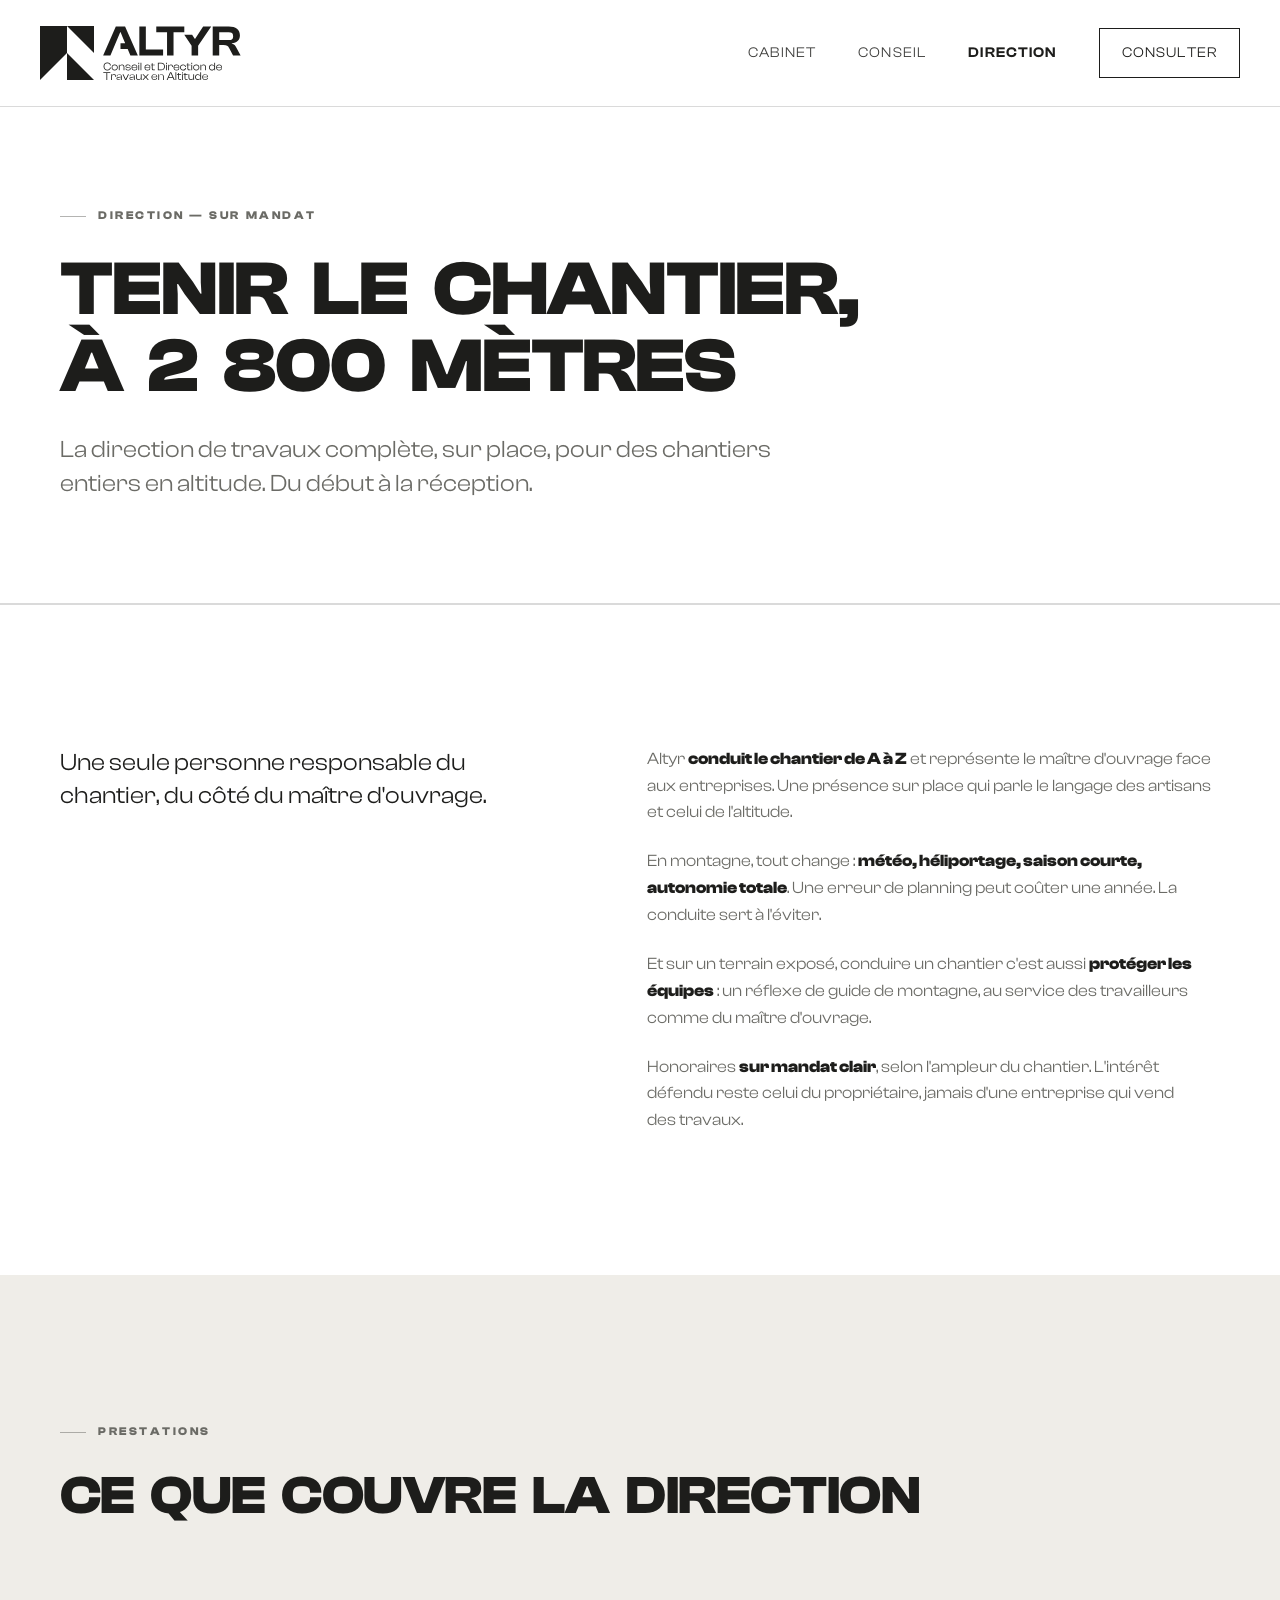
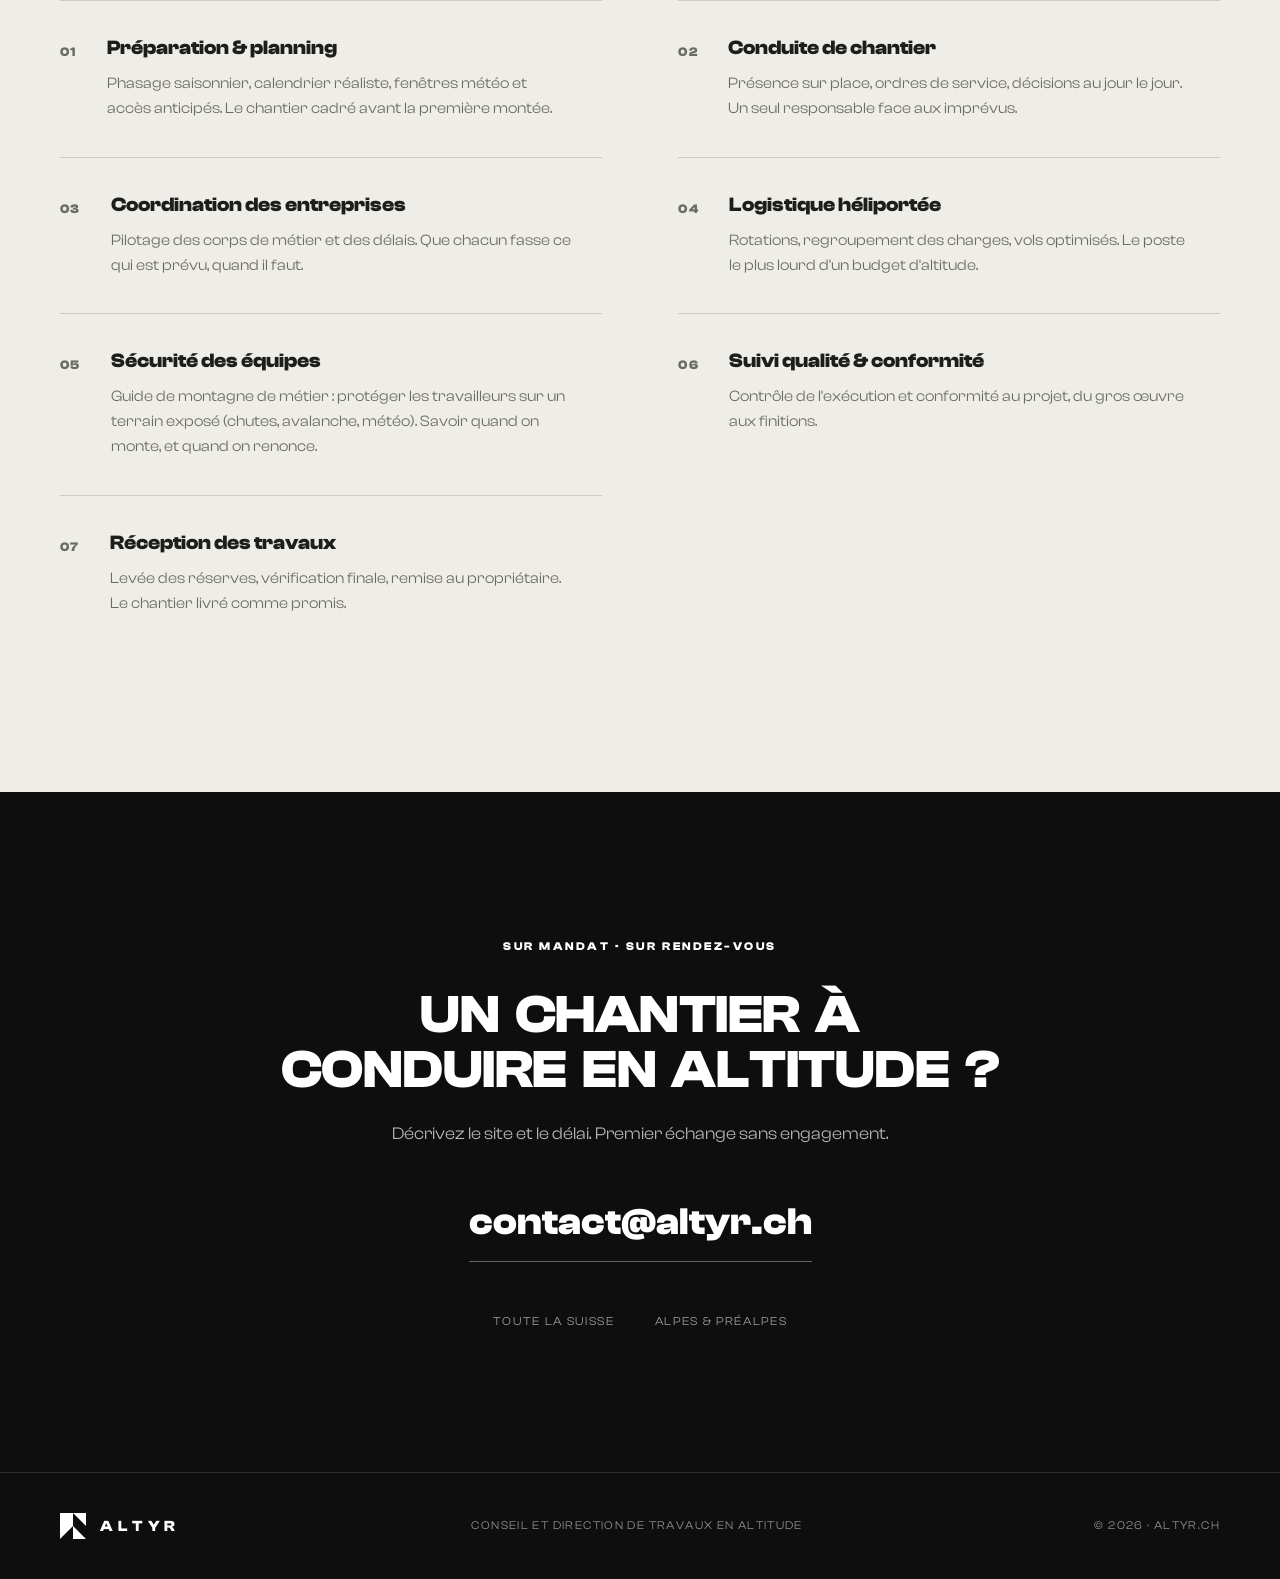
<file: direction/index.html>
<!DOCTYPE html>
<html lang="fr">
<head>
<meta charset="UTF-8">
<meta name="viewport" content="width=device-width, initial-scale=1.0">
<title>Direction de travaux — Altyr · Olivier Genet</title>
<meta name="description" content="Direction de travaux pour cabanes de montagne : conduite de chantiers entiers en altitude, représentation du maître d'ouvrage, du début à la réception.">
<link rel="icon" type="image/svg+xml" href="data:image/svg+xml,%3Csvg xmlns='http://www.w3.org/2000/svg' viewBox='0 0 97.15 97.15'%3E%3Crect width='97.15' height='97.15' fill='%231d1d1b'/%3E%3Cg fill='%23efede8'%3E%3Cpolygon points='48.57 0 48.57 48.57 0 97.14 0 0 48.57 0'/%3E%3Cpolygon points='48.57 97.15 48.57 48.57 97.15 97.15 48.57 97.15'/%3E%3Cpolygon points='97.15 48.57 48.57 0 97.15 0 97.15 48.57'/%3E%3C/g%3E%3C/svg%3E">
<meta property="og:type" content="website">
<meta property="og:title" content="Direction de travaux — Altyr">
<meta property="og:description" content="Conduite de chantiers entiers en altitude, au nom du maître d'ouvrage.">
<meta property="og:locale" content="fr_CH">
<link rel="stylesheet" href="../assets/css/styles.css?v=12">
<script defer src="../assets/js/main.js?v=12"></script>
</head>
<body class="page-sub">

<!-- NAV -->
<nav id="nav">
  <a href="../" class="logo" aria-label="Altyr — accueil">
    <svg class="logo-svg" viewBox="0 0 431.02 116.02" fill="currentColor" aria-hidden="true">
      <g><polygon points="58 0 58 58 0 116.01 0 0 58 0"/><polygon points="58 116.02 58 58 116.02 116.02 58 116.02"/><polygon points="116.02 58 58 0 116.02 0 116.02 58"/></g>
      <g><path d="M350.52.93l-11.89,18.22-5.21,8.36h-1.02l-5.2-8.36-.26-.41h-17.02l15.79,23.83v20.63h14.03v-20.54L367.8.93h-17.28Z"/><path d="M371.08,63.2V.94h34.39c15.33,0,24.07,6.78,24.07,18.68,0,10.13-5.85,16.17-17.57,17.29v.74c5.58,1.49,7.71,4.46,10.04,8.83l9.01,16.73h-16.17l-8.55-16.17c-2.51-4.83-4.83-6.41-12.08-6.41h-9.2v22.58h-13.94ZM385.02,30.12h20.35c6.6,0,9.57-1.86,9.57-8.36,0-6.13-2.97-8.27-9.57-8.27h-20.35v16.64Z"/><path d="M182.78.93h-19.89l-27.23,62.27h15.61l21.01-49.53h1.02l3.81,9.66,5.86,13.56h-10.03v12.55h15.43l5.86,13.76h15.98L182.78.93Z"/><path d="M213.45,63.2V.94h13.94v49.72h37.08v12.55h-51.02Z"/><path d="M272.96,63.2V13.48h-23.14V.94h60.22v12.55h-23.14v49.72h-13.94Z"/></g>
      <g><path d="M136.53,86.98c0-5.13,3.39-8.47,8.2-8.47,4.25,0,7.46,2.38,7.46,6.11v.29h-1.89v-.29c0-2.8-1.94-4.42-5.55-4.42-4.1,0-6.38,2.31-6.38,6.78s2.28,6.78,6.38,6.78c3.61,0,5.55-1.62,5.55-4.42v-.29h1.89v.29c0,3.73-3.19,6.11-7.46,6.11-4.81,0-8.2-3.34-8.2-8.47Z"/><path d="M153.89,89.14c0-3.68,2.63-6.31,6.58-6.31s6.6,2.63,6.6,6.31-2.63,6.31-6.6,6.31-6.58-2.63-6.58-6.31ZM165.35,89.14c0-2.92-1.55-4.74-4.89-4.74s-4.86,1.82-4.86,4.74,1.52,4.74,4.86,4.74,4.89-1.79,4.89-4.74Z"/><path d="M169.38,95.2v-12.13h1.57v3.81h.12c.42-2.06,2.14-4.05,5.16-4.05,3.41,0,5.11,2.43,5.11,5.3v7.07h-1.74v-6.83c0-2.5-1.2-3.95-3.98-3.95-2.95,0-4.49,1.79-4.49,4.91v5.87h-1.74Z"/><path d="M183.62,91.15v-.05h1.74v.15c0,2.04,1.2,2.75,4.17,2.75,2.73,0,3.66-.64,3.66-2.04,0-1.28-.76-1.69-2.77-2.01l-3.24-.47c-2.21-.29-3.61-1.15-3.61-3.17,0-2.14,2.04-3.49,5.38-3.49s5.75,1.47,5.75,4.32v.05h-1.74v-.12c0-1.82-.96-2.8-4.05-2.8-2.55,0-3.61.61-3.61,2.06,0,1.25.64,1.69,2.65,1.99l2.97.42c2.6.37,4,1.25,4,3.22,0,2.28-2.26,3.49-5.4,3.49-3.73,0-5.89-1.5-5.89-4.3Z"/><path d="M196.59,89.14c0-3.68,2.46-6.31,6.36-6.31,3.56,0,6.09,2.06,6.09,5.67,0,.44-.05.81-.12,1.13h-10.68c.1,2.73,1.5,4.37,4.71,4.37,2.85,0,4.17-1.06,4.17-2.82v-.17h1.74v.17c0,2.53-2.5,4.27-5.89,4.27-3.9,0-6.38-2.46-6.38-6.31ZM198.24,88.55h9.16v-.37c0-2.55-1.62-3.9-4.47-3.9-3.14,0-4.57,1.62-4.69,4.27Z"/><path d="M211.35,81.53v-2.77h1.74v2.77h-1.74ZM211.35,95.2v-12.13h1.74v12.13h-1.74Z"/><path d="M216.01,95.2v-16.45h1.74v16.45h-1.74Z"/><path d="M224.58,89.14c0-3.68,2.46-6.31,6.36-6.31,3.56,0,6.09,2.06,6.09,5.67,0,.44-.05.81-.12,1.13h-10.68c.1,2.73,1.5,4.37,4.71,4.37,2.85,0,4.17-1.06,4.17-2.82v-.17h1.74v.17c0,2.53-2.5,4.27-5.89,4.27-3.9,0-6.38-2.46-6.38-6.31ZM226.23,88.55h9.16v-.37c0-2.55-1.62-3.9-4.47-3.9-3.14,0-4.57,1.62-4.69,4.27Z"/><path d="M244.15,95.2c-2.41,0-3.95-1.01-3.95-3.85v-6.78h-2.16v-1.5h2.16v-2.9h1.77v2.9h4.81v1.5h-4.81v6.87c0,1.69.83,2.16,2.6,2.16h2.21v1.6h-2.63Z"/><path d="M253.26,95.2v-16.45h7.14c4.93,0,8.08,3.19,8.08,8.22s-3.14,8.22-8.08,8.22h-7.14ZM255.03,80.35v13.26h5.38c4.17,0,6.24-2.16,6.24-6.63s-2.06-6.63-6.24-6.63h-5.38Z"/><path d="M270.82,81.53v-2.77h1.74v2.77h-1.74ZM270.82,95.2v-12.13h1.74v12.13h-1.74Z"/><path d="M275.49,95.2v-12.13h1.57v3.31h.12c.37-1.94,1.74-3.56,4.27-3.56,2.8,0,4.03,2.06,4.03,4.32v1.2h-1.74v-.93c0-2.06-.86-3.07-2.97-3.07-2.46,0-3.54,1.55-3.54,4.27v6.58h-1.74Z"/><path d="M286.88,89.14c0-3.68,2.46-6.31,6.36-6.31,3.56,0,6.09,2.06,6.09,5.67,0,.44-.05.81-.12,1.13h-10.68c.1,2.73,1.5,4.37,4.71,4.37,2.85,0,4.17-1.06,4.17-2.82v-.17h1.74v.17c0,2.53-2.5,4.27-5.89,4.27-3.9,0-6.38-2.46-6.38-6.31ZM288.53,88.55h9.16v-.37c0-2.55-1.62-3.9-4.47-3.9-3.14,0-4.57,1.62-4.69,4.27Z"/><path d="M301.02,89.14c0-3.68,2.53-6.31,6.41-6.31,3.39,0,6.04,2.01,6.04,4.94v.2h-1.72v-.15c0-2.16-1.57-3.39-4.35-3.39-3.24,0-4.64,1.74-4.64,4.71s1.4,4.71,4.64,4.71c2.77,0,4.35-1.23,4.35-3.39v-.15h1.72v.2c0,2.92-2.65,4.94-6.04,4.94-3.88,0-6.41-2.63-6.41-6.31Z"/><path d="M320.62,95.2c-2.41,0-3.95-1.01-3.95-3.85v-6.78h-2.16v-1.5h2.16v-2.9h1.77v2.9h4.81v1.5h-4.81v6.87c0,1.69.83,2.16,2.6,2.16h2.21v1.6h-2.63Z"/><path d="M325.16,81.53v-2.77h1.74v2.77h-1.74ZM325.16,95.2v-12.13h1.74v12.13h-1.74Z"/><path d="M329.19,89.14c0-3.68,2.63-6.31,6.58-6.31s6.6,2.63,6.6,6.31-2.63,6.31-6.6,6.31-6.58-2.63-6.58-6.31ZM340.66,89.14c0-2.92-1.55-4.74-4.89-4.74s-4.86,1.82-4.86,4.74,1.52,4.74,4.86,4.74,4.89-1.79,4.89-4.74Z"/><path d="M344.69,95.2v-12.13h1.57v3.81h.12c.42-2.06,2.14-4.05,5.16-4.05,3.41,0,5.11,2.43,5.11,5.3v7.07h-1.74v-6.83c0-2.5-1.2-3.95-3.98-3.95-2.95,0-4.49,1.79-4.49,4.91v5.87h-1.74Z"/><path d="M363.2,89.14c0-3.68,2.16-6.31,5.89-6.31,2.87,0,4.66,1.55,5.2,3.63h.12v-7.71h1.74v16.45h-1.6v-3.58h-.1c-.59,2.43-2.55,3.83-5.23,3.83-3.88,0-6.04-2.63-6.04-6.31ZM369.68,93.85c2.85,0,4.74-1.65,4.74-4.52v-.22c0-3-1.79-4.66-4.79-4.66-2.77,0-4.67,1.18-4.67,4.69s1.87,4.71,4.71,4.71Z"/><path d="M378.47,89.14c0-3.68,2.46-6.31,6.36-6.31,3.56,0,6.09,2.06,6.09,5.67,0,.44-.05.81-.12,1.13h-10.68c.1,2.73,1.5,4.37,4.71,4.37,2.85,0,4.17-1.06,4.17-2.82v-.17h1.74v.17c0,2.53-2.5,4.27-5.89,4.27-3.9,0-6.38-2.46-6.38-6.31ZM380.12,88.55h9.16v-.37c0-2.55-1.62-3.9-4.47-3.9-3.14,0-4.57,1.62-4.69,4.27Z"/><path d="M142.71,115.77v-14.85h-6.78v-1.6h15.27v1.6h-6.75v14.85h-1.74Z"/><path d="M152.95,115.77v-12.13h1.57v3.31h.12c.37-1.94,1.74-3.56,4.27-3.56,2.8,0,4.03,2.06,4.03,4.32v1.2h-1.74v-.93c0-2.06-.86-3.07-2.97-3.07-2.46,0-3.54,1.55-3.54,4.27v6.58h-1.74Z"/><path d="M164.32,112.92c0-1.99,1.64-2.85,3.9-3.09l5.77-.64v-.93c0-2.36-1.03-3.29-3.68-3.29s-3.98.93-3.98,3.07v.1h-1.74v-.1c0-2.55,2.11-4.64,5.84-4.64s5.25,2.11,5.25,4.79v7.59h-1.57v-3.27h-.12c-.71,2.23-2.85,3.51-5.67,3.51-2.38,0-4-1.13-4-3.09ZM168.72,114.67c2.95,0,5.28-1.3,5.28-4.22v-.1l-5.23.59c-1.82.17-2.7.61-2.7,1.87s.81,1.87,2.65,1.87Z"/><path d="M183.13,115.77l-5.79-12.13h1.89l4.91,10.41h.15l4.89-10.41h1.89l-5.79,12.13h-2.14Z"/><path d="M192.15,112.92c0-1.99,1.64-2.85,3.9-3.09l5.77-.64v-.93c0-2.36-1.03-3.29-3.68-3.29s-3.98.93-3.98,3.07v.1h-1.74v-.1c0-2.55,2.11-4.64,5.84-4.64s5.25,2.11,5.25,4.79v7.59h-1.57v-3.27h-.12c-.71,2.23-2.85,3.51-5.67,3.51-2.38,0-4-1.13-4-3.09ZM196.54,114.67c2.95,0,5.28-1.3,5.28-4.22v-.1l-5.23.59c-1.82.17-2.7.61-2.7,1.87s.81,1.87,2.65,1.87Z"/><path d="M206.31,110.74v-7.1h1.74v6.83c0,2.53,1.23,3.98,4.03,3.98,2.97,0,4.52-1.79,4.52-4.91v-5.89h1.74v12.13h-1.57v-3.78h-.12c-.42,2.06-2.16,4.03-5.18,4.03-3.46,0-5.16-2.41-5.16-5.28Z"/><path d="M220.02,115.77l5.52-6.04v-.12l-5.52-5.97h2.11l4.74,5.03h.12l4.71-5.03h2.09l-5.55,5.92v.12l5.55,6.09h-2.11l-4.76-5.13h-.1l-4.71,5.13h-2.09Z"/><path d="M239.39,109.71c0-3.68,2.46-6.31,6.36-6.31,3.56,0,6.09,2.06,6.09,5.67,0,.44-.05.81-.12,1.13h-10.68c.1,2.73,1.5,4.37,4.71,4.37,2.85,0,4.17-1.06,4.17-2.82v-.17h1.74v.17c0,2.53-2.5,4.27-5.89,4.27-3.9,0-6.38-2.46-6.38-6.31ZM241.04,109.12h9.16v-.37c0-2.55-1.62-3.9-4.47-3.9-3.14,0-4.57,1.62-4.69,4.27Z"/><path d="M254.15,115.77v-12.13h1.57v3.81h.12c.42-2.06,2.14-4.05,5.16-4.05,3.41,0,5.11,2.43,5.11,5.3v7.07h-1.74v-6.83c0-2.5-1.2-3.95-3.98-3.95-2.95,0-4.49,1.79-4.49,4.91v5.87h-1.74Z"/><path d="M272.12,115.77l7.44-16.45h2.43l7.46,16.45h-1.96l-2.21-4.84h-9.04l-2.21,4.84h-1.92ZM276.96,109.36h7.61l-2.85-6.24-.91-2.14h-.15l-.88,2.14-2.82,6.24Z"/><path d="M291.06,115.77v-16.45h1.74v16.45h-1.74Z"/><path d="M300.53,115.77c-2.41,0-3.95-1.01-3.95-3.85v-6.78h-2.16v-1.5h2.16v-2.9h1.77v2.9h4.81v1.5h-4.81v6.87c0,1.69.83,2.16,2.6,2.16h2.21v1.6h-2.63Z"/><path d="M305.08,102.1v-2.77h1.74v2.77h-1.74ZM305.08,115.77v-12.13h1.74v12.13h-1.74Z"/><path d="M314.55,115.77c-2.41,0-3.95-1.01-3.95-3.85v-6.78h-2.16v-1.5h2.16v-2.9h1.77v2.9h4.81v1.5h-4.81v6.87c0,1.69.83,2.16,2.6,2.16h2.21v1.6h-2.63Z"/><path d="M319.02,110.74v-7.1h1.74v6.83c0,2.53,1.23,3.98,4.03,3.98,2.97,0,4.52-1.79,4.52-4.91v-5.89h1.74v12.13h-1.57v-3.78h-.12c-.42,2.06-2.16,4.03-5.18,4.03-3.46,0-5.16-2.41-5.16-5.28Z"/><path d="M333.17,109.71c0-3.68,2.16-6.31,5.89-6.31,2.87,0,4.66,1.55,5.2,3.63h.12v-7.71h1.74v16.45h-1.6v-3.58h-.1c-.59,2.43-2.55,3.83-5.23,3.83-3.88,0-6.04-2.63-6.04-6.31ZM339.65,114.42c2.85,0,4.74-1.65,4.74-4.52v-.22c0-3-1.79-4.66-4.79-4.66-2.77,0-4.67,1.18-4.67,4.69s1.87,4.71,4.71,4.71Z"/><path d="M348.44,109.71c0-3.68,2.46-6.31,6.36-6.31,3.56,0,6.09,2.06,6.09,5.67,0,.44-.05.81-.12,1.13h-10.68c.1,2.73,1.5,4.37,4.71,4.37,2.85,0,4.17-1.06,4.17-2.82v-.17h1.74v.17c0,2.53-2.5,4.27-5.89,4.27-3.9,0-6.38-2.46-6.38-6.31ZM350.09,109.12h9.16v-.37c0-2.55-1.62-3.9-4.47-3.9-3.14,0-4.57,1.62-4.69,4.27Z"/></g>
    </svg>
  </a>
  <button class="nav-toggle" id="navToggle" aria-label="Menu"><span></span><span></span><span></span></button>
  <div class="nav-links" id="navLinks">
    <a href="../">Cabinet</a>
    <a href="../conseil/">Conseil</a>
    <a href="./" class="active">Direction</a>
    <a href="#contact" class="nav-cta">Consulter</a>
  </div>
</nav>

<!-- PAGE HEADER -->
<header class="phead">
  <div class="wrap">
    <span class="kicker">Direction — sur mandat</span>
    <h1>Tenir le chantier, à 2 800 mètres</h1>
    <p class="lead">La direction de travaux complète, sur place, pour des chantiers entiers en altitude. Du début à la réception.</p>
  </div>
</header>

<!-- LE MANDAT -->
<section class="sec" id="mandat">
  <div class="wrap">
    <div class="split">
      <p class="lead reveal">Une seule personne responsable du chantier, du côté du maître d'ouvrage.</p>
      <div class="body-col reveal">
        <p>Altyr <strong>conduit le chantier de A à Z</strong> et représente le maître d'ouvrage face aux entreprises. Une présence sur place qui parle le langage des artisans et celui de l'altitude.</p>
        <p>En montagne, tout change : <strong>météo, héliportage, saison courte, autonomie totale</strong>. Une erreur de planning peut coûter une année. La conduite sert à l'éviter.</p>
        <p>Et sur un terrain exposé, conduire un chantier c'est aussi <strong>protéger les équipes</strong> : un réflexe de guide de montagne, au service des travailleurs comme du maître d'ouvrage.</p>
        <p>Honoraires <strong>sur mandat clair</strong>, selon l'ampleur du chantier. L'intérêt défendu reste celui du propriétaire, jamais d'une entreprise qui vend des travaux.</p>
      </div>
    </div>
  </div>
</section>

<!-- PRESTATIONS -->
<section class="sec sec--soft" id="prestations">
  <div class="wrap">
    <div class="sec-head reveal">
      <span class="kicker">Prestations</span>
      <h2 class="title">Ce que couvre la direction</h2>
    </div>
    <div class="doms">
      <div class="dom reveal"><span class="dom-n">01</span><div><h3>Préparation &amp; planning</h3><p>Phasage saisonnier, calendrier réaliste, fenêtres météo et accès anticipés. Le chantier cadré avant la première montée.</p></div></div>
      <div class="dom reveal"><span class="dom-n">02</span><div><h3>Conduite de chantier</h3><p>Présence sur place, ordres de service, décisions au jour le jour. Un seul responsable face aux imprévus.</p></div></div>
      <div class="dom reveal"><span class="dom-n">03</span><div><h3>Coordination des entreprises</h3><p>Pilotage des corps de métier et des délais. Que chacun fasse ce qui est prévu, quand il faut.</p></div></div>
      <div class="dom reveal"><span class="dom-n">04</span><div><h3>Logistique héliportée</h3><p>Rotations, regroupement des charges, vols optimisés. Le poste le plus lourd d'un budget d'altitude.</p></div></div>
      <div class="dom reveal"><span class="dom-n">05</span><div><h3>Sécurité des équipes</h3><p>Guide de montagne de métier : protéger les travailleurs sur un terrain exposé (chutes, avalanche, météo). Savoir quand on monte, et quand on renonce.</p></div></div>
      <div class="dom reveal"><span class="dom-n">06</span><div><h3>Suivi qualité &amp; conformité</h3><p>Contrôle de l'exécution et conformité au projet, du gros œuvre aux finitions.</p></div></div>
      <div class="dom reveal"><span class="dom-n">07</span><div><h3>Réception des travaux</h3><p>Levée des réserves, vérification finale, remise au propriétaire. Le chantier livré comme promis.</p></div></div>
    </div>
  </div>
</section>

<!-- CONTACT -->
<section class="sec sec--dark contact" id="contact">
  <div class="wrap">
    <span class="kicker">Sur mandat · sur rendez-vous</span>
    <h2 class="title">Un chantier à conduire en altitude ?</h2>
    <p class="contact-sub">Décrivez le site et le délai. Premier échange sans engagement.</p>
    <a href="mailto:contact@altyr.ch" class="contact-mail">contact@altyr.ch</a>
    <div class="contact-meta">
      <span>Toute la Suisse</span>
      <span>Alpes &amp; Préalpes</span>
    </div>
  </div>
</section>

<footer>
  <div class="wrap foot">
    <div class="foot-brand">
      <svg class="mark" viewBox="0 0 97.15 97.15" aria-hidden="true"><polygon points="48.57 0 48.57 48.57 0 97.14 0 0 48.57 0"/><polygon points="48.57 97.15 48.57 48.57 97.15 97.15 48.57 97.15"/><polygon points="97.15 48.57 48.57 0 97.15 0 97.15 48.57"/></svg>
      <b>ALTYR</b>
    </div>
    <span class="foot-meta">Conseil et Direction de Travaux en Altitude</span>
    <span class="foot-meta">© 2026 · altyr.ch</span>
  </div>
</footer>

</body>
</html>
</file>
<file: assets/css/styles.css>
/* ==========================================================================
   ALTYR — feuille de style partagée (Cabinet / Conseil / Direction)
   Direction : monochrome éditorial. Typo : ClashDisplay self-hosted.
   ========================================================================== */

/* 1. FONTS — ClashDisplay (font de marque, accents complets) ---------------
   NeutralFace (logo) n'a pas d'accents -> reste uniquement dans le logo SVG.
   TODO : convertir les .otf en .woff2 (plus léger). */
@font-face{font-family:'ClashDisplay';src:url('../fonts/ClashDisplay-Light.otf') format('opentype');font-weight:300;font-style:normal;font-display:swap}
@font-face{font-family:'ClashDisplay';src:url('../fonts/ClashDisplay-Regular.otf') format('opentype');font-weight:400;font-style:normal;font-display:swap}
@font-face{font-family:'ClashDisplay';src:url('../fonts/ClashDisplay-Medium.otf') format('opentype');font-weight:500;font-style:normal;font-display:swap}
@font-face{font-family:'ClashDisplay';src:url('../fonts/ClashDisplay-Semibold.otf') format('opentype');font-weight:600;font-style:normal;font-display:swap}
@font-face{font-family:'ClashDisplay';src:url('../fonts/ClashDisplay-Bold.otf') format('opentype');font-weight:700;font-style:normal;font-display:swap}

/* 2. TOKENS ---------------------------------------------------------------- */
:root{
  --sans:'ClashDisplay',system-ui,-apple-system,sans-serif;
  --display:'ClashDisplay',var(--sans);
  --paper:#FFFFFF;
  --soft:#EFEDE8;
  --ink:#1D1D1B;
  --black:#0E0E0E;
  --muted:#6B6B66;
  --line:rgba(29,29,27,.16);
  --line-soft:rgba(29,29,27,.09);
  --maxw:1240px;
  --pad:40px;
}
*{box-sizing:border-box;margin:0;padding:0}
html{scroll-behavior:smooth}
body{
  background:var(--paper);color:var(--ink);
  font-family:var(--sans);font-weight:400;line-height:1.6;
  -webkit-font-smoothing:antialiased;overflow-x:hidden;
}
a{color:inherit;text-decoration:none}
img{display:block;max-width:100%}
::selection{background:var(--ink);color:var(--paper)}
:focus-visible{outline:2px solid var(--ink);outline-offset:3px}
.wrap{max-width:var(--maxw);margin:0 auto;padding:0 var(--pad)}

/* Étiquettes / kicker */
.kicker{font-size:.72rem;font-weight:700;letter-spacing:.22em;text-transform:uppercase;display:inline-flex;align-items:center;gap:12px}
.kicker::before{content:"";width:26px;height:1px;background:currentColor;opacity:.5}

/* Titres */
h1,h2,h3,h4{font-family:var(--display);font-weight:700;line-height:1.02;letter-spacing:-.01em;text-wrap:balance}
.display{font-size:clamp(2.1rem,5.4vw,5rem);text-transform:uppercase;line-height:1.04;letter-spacing:-.015em;word-spacing:.18em}
.title{font-size:clamp(1.9rem,4.2vw,3.4rem);text-transform:uppercase;letter-spacing:-.01em;line-height:1.04;word-spacing:.15em}
p{text-wrap:pretty}
.lead{font-size:clamp(1.15rem,1.9vw,1.5rem);line-height:1.4;font-weight:400;max-width:30ch}
.muted{color:var(--muted)}

/* Boutons */
.btn{display:inline-flex;align-items:center;gap:12px;font-weight:700;font-size:.82rem;letter-spacing:.1em;text-transform:uppercase;padding:16px 26px;border:1px solid var(--ink);background:var(--ink);color:var(--paper);transition:background .3s,color .3s,transform .3s}
.btn .arr{transition:transform .3s}
.btn:hover{background:transparent;color:var(--ink)}
.btn:hover .arr{transform:translateX(5px)}
.btn--ghost{background:transparent;color:var(--ink)}
.btn--ghost:hover{background:var(--ink);color:var(--paper)}
.btn--light{border-color:var(--paper);background:var(--paper);color:var(--ink)}
.btn--light:hover{background:transparent;color:var(--paper)}

/* 3. NAV ------------------------------------------------------------------ */
nav{position:fixed;inset:0 0 auto 0;z-index:60;display:flex;align-items:center;justify-content:space-between;padding:26px var(--pad);transition:background .4s ease,border-color .4s,padding .4s;border-bottom:1px solid transparent;color:var(--paper)}
nav.scrolled{background:rgba(255,255,255,.92);backdrop-filter:blur(10px);border-bottom:1px solid var(--line);color:var(--ink);padding:18px var(--pad)}
/* Sous-pages : nav solide d'emblée (pas de photo derrière) */
.page-sub nav{background:rgba(255,255,255,.92);backdrop-filter:blur(10px);border-bottom:1px solid var(--line);color:var(--ink)}
/* Menu mobile ouvert : retirer le backdrop-filter du nav, sinon il devient le
   bloc englobant de l'overlay fixed et le menu ne couvre pas tout l'écran. */
nav.menu-open{background:transparent;backdrop-filter:none;-webkit-backdrop-filter:none;border-bottom-color:transparent;color:#fff}
/* Logo officiel (mark + ALTYR + baseline), fichier intact, recoloré via currentColor */
.logo-svg{height:54px;width:auto;display:block;fill:currentColor;transition:height .4s}
nav.scrolled .logo-svg{height:42px}
.nav-links{display:flex;align-items:center;gap:42px}
.nav-links a{font-size:.9rem;letter-spacing:.08em;text-transform:uppercase;font-weight:400;opacity:.85;transition:opacity .25s}
.nav-links a:hover,.nav-links a.active{opacity:1}
.nav-links a.active{font-weight:600}
.nav-cta{border:1px solid currentColor;padding:12px 22px;font-weight:700;letter-spacing:.1em;opacity:1!important;transition:background .25s,color .25s}
nav.scrolled .nav-cta:hover,.page-sub nav .nav-cta:hover{background:var(--ink);color:var(--paper)}
nav:not(.scrolled):not(.page-sub nav) .nav-cta:hover{background:var(--paper);color:var(--ink)}
.nav-toggle{display:none}

/* 4. HERO (home) --------------------------------------------------------- */
.hero{position:relative;min-height:100svh;display:flex;align-items:flex-end;overflow:hidden}
.hero-img{position:absolute;inset:0;z-index:0}
.hero-img img{width:100%;height:100%;object-fit:cover;animation:slowzoom 18s ease-out forwards}
@keyframes slowzoom{from{transform:scale(1.08)}to{transform:scale(1)}}
.hero::after{content:"";position:absolute;inset:0;z-index:1;pointer-events:none;background:linear-gradient(180deg,rgba(14,14,14,.55) 0%,rgba(14,14,14,.1) 32%,rgba(14,14,14,.15) 60%,rgba(14,14,14,.82) 100%)}
.hero-inner{position:relative;z-index:2;width:100%;color:#fff;padding-bottom:64px}
.hero .kicker{margin-bottom:26px;color:#fff}
.hero h1{margin-bottom:30px;max-width:none;color:#fff;text-wrap:normal}
.hero-sub{font-size:clamp(1rem,1.5vw,1.2rem);max-width:46ch;margin-bottom:38px;color:rgba(255,255,255,.86);font-weight:400}
.hero-actions{display:flex;align-items:center;gap:18px;flex-wrap:wrap}
.hero-coord{position:absolute;z-index:2;top:46%;right:var(--pad);text-align:right;font-size:.72rem;letter-spacing:.16em;text-transform:uppercase;color:rgba(255,255,255,.75);line-height:2}

/* Page header (sous-pages) */
.phead{padding:200px 0 clamp(56px,8vw,104px);border-bottom:1px solid var(--line)}
.phead .kicker{color:var(--muted);margin-bottom:26px}
.phead h1{font-size:clamp(2.3rem,6vw,4.8rem);text-transform:uppercase;letter-spacing:-.015em;word-spacing:.2em;line-height:1.0;margin-bottom:28px;max-width:17ch}
.phead .lead{max-width:42ch;color:var(--muted)}

/* 5. SECTIONS ------------------------------------------------------------ */
.sec{padding:clamp(80px,11vw,150px) 0;border-top:1px solid var(--line)}
.sec--soft{background:var(--soft);border-top:none}
.sec--dark{background:var(--black);color:#fff;border-top:none}
.sec--dark .muted{color:rgba(255,255,255,.62)}
.sec-head{margin-bottom:clamp(46px,6vw,84px)}
.sec-head .kicker{margin-bottom:26px;color:var(--muted)}
.sec--dark .sec-head .kicker{color:rgba(255,255,255,.7)}

.split{display:grid;grid-template-columns:1fr 1.15fr;gap:clamp(40px,7vw,100px);align-items:start}
.body-col p{color:var(--muted);font-size:1.05rem;margin-bottom:22px;max-width:52ch}
.body-col p:last-child{margin-bottom:0}
.body-col strong{color:var(--ink);font-weight:700}
.sec--dark .body-col strong{color:#fff}

.creds{display:grid;grid-template-columns:repeat(4,1fr);margin-top:clamp(50px,6vw,80px);border-top:1px solid var(--line)}
.cred{padding:24px 22px 0 0;border-right:1px solid var(--line);font-size:.9rem;color:var(--muted)}
.cred:last-child{border-right:none}
.cred b{display:block;font-size:1.4rem;font-weight:700;color:var(--ink);margin-bottom:6px;letter-spacing:0;word-spacing:.16em}

/* Offres (home) : 2 cartes -> Conseil / Direction */
.offers{display:grid;grid-template-columns:1fr 1fr}
.offer{display:block;padding:clamp(34px,4vw,52px) 0;border-top:1px solid var(--line);transition:background .3s}
.offer:nth-child(1){border-right:1px solid var(--line);padding-right:clamp(28px,4vw,56px)}
.offer:nth-child(2){padding-left:clamp(28px,4vw,56px)}
.offer .onum{font-size:.74rem;font-weight:700;letter-spacing:.18em;text-transform:uppercase;color:var(--muted)}
.offer h3{font-size:clamp(1.6rem,2.8vw,2.3rem);text-transform:uppercase;letter-spacing:-.01em;word-spacing:.12em;margin:18px 0 16px}
.offer p{color:var(--muted);font-size:1.02rem;max-width:42ch;margin-bottom:24px}
.offer .more{display:inline-flex;align-items:center;gap:10px;font-weight:700;font-size:.8rem;letter-spacing:.1em;text-transform:uppercase}
.offer .more .arr{transition:transform .3s}
.offer:hover .more .arr{transform:translateX(6px)}

/* Repères : 3 chiffres */
.figs{display:grid;grid-template-columns:repeat(3,1fr)}
.fig{padding:0 44px;border-left:1px solid var(--line)}
.fig:first-child{padding-left:0;border-left:none}
.fig-n{font-family:var(--display);font-size:clamp(2.4rem,4.6vw,3.6rem);font-weight:700;letter-spacing:-.03em;word-spacing:.1em;line-height:1;margin-bottom:20px}
.fig p{color:var(--muted);font-size:.98rem;max-width:34ch}

/* Liste de prestations (sous-pages) */
.doms{display:grid;grid-template-columns:repeat(2,1fr);column-gap:clamp(40px,6vw,90px)}
.dom{display:grid;grid-template-columns:auto 1fr;gap:30px;align-items:start;padding:36px 0;border-top:1px solid var(--line)}
.dom-n{font-size:.8rem;font-weight:700;letter-spacing:.1em;color:var(--muted);padding-top:5px}
.dom h3{font-size:1.25rem;text-transform:none;letter-spacing:0;margin-bottom:12px;line-height:1.1}
.dom p{color:var(--muted);font-size:.97rem;max-width:42ch}

/* Approche / principes (bloc noir) */
.principes{display:grid;grid-template-columns:repeat(3,1fr);gap:clamp(30px,4vw,56px)}
.principe .pn{display:block;font-size:.74rem;font-weight:700;letter-spacing:.18em;text-transform:uppercase;color:rgba(255,255,255,.7);padding-bottom:18px;margin-bottom:22px;border-bottom:1px solid rgba(255,255,255,.2)}
.sec:not(.sec--dark) .principe .pn{color:var(--muted);border-bottom-color:var(--line)}
.principe h4{font-size:1.5rem;text-transform:none;letter-spacing:-.01em;margin-bottom:14px;line-height:1.08}
.principe p{color:rgba(255,255,255,.62);font-size:.97rem;max-width:34ch}
.sec:not(.sec--dark) .principe p{color:var(--muted)}

/* Olivier */
.about{display:grid;grid-template-columns:.85fr 1.15fr;gap:clamp(40px,6vw,90px);align-items:center}
.portrait{aspect-ratio:4/5;background:var(--soft);border:1px solid var(--line);position:relative;overflow:hidden;display:flex;align-items:center;justify-content:center}
.portrait img{width:100%;height:100%;object-fit:cover}
.portrait .mark{width:46%;opacity:.12;fill:var(--ink)}
.portrait .ph{position:absolute;bottom:18px;left:18px;font-size:.66rem;letter-spacing:.16em;text-transform:uppercase;color:var(--muted)}
.about .lead{margin-bottom:26px}
.about p{color:var(--muted);font-size:1.03rem;margin-bottom:20px;max-width:48ch}
.about strong{color:var(--ink);font-weight:700}
.sign{margin-top:28px;font-family:var(--display);font-size:1.3rem;font-weight:700}

/* Contact (bloc noir, partagé) */
.contact{text-align:center}
.contact .kicker{justify-content:center;margin-bottom:30px}
.contact .kicker::before{display:none}
.contact h2{margin-bottom:22px}
.contact-sub{color:rgba(255,255,255,.7);max-width:46ch;margin:0 auto 44px;font-size:1.08rem}
.contact-mail{display:inline-block;font-family:var(--display);font-size:clamp(1.5rem,3.4vw,2.4rem);font-weight:700;border-bottom:1px solid rgba(255,255,255,.35);padding-bottom:8px;transition:border-color .3s,opacity .3s}
.contact-mail:hover{border-color:#fff;opacity:.85}
.contact-meta{margin-top:50px;display:flex;justify-content:center;gap:40px;flex-wrap:wrap;font-size:.74rem;letter-spacing:.14em;text-transform:uppercase;color:rgba(255,255,255,.6)}

/* Footer */
footer{background:var(--black);color:#fff;padding:40px 0;border-top:1px solid rgba(255,255,255,.12)}
.foot{display:flex;align-items:center;justify-content:space-between;gap:24px;flex-wrap:wrap}
.foot-brand{display:flex;align-items:center;gap:14px}
.foot-brand .mark{width:26px;fill:#fff}
.foot-brand b{font-family:var(--display);font-weight:700;letter-spacing:.3em;font-size:.95rem}
.foot-meta{font-size:.72rem;letter-spacing:.12em;text-transform:uppercase;color:rgba(255,255,255,.55)}

/* Reveal */
.reveal{opacity:0;transform:translateY(24px);transition:opacity .9s ease,transform .9s cubic-bezier(.2,.8,.2,1)}
.reveal.in{opacity:1;transform:none}

/* 6. RESPONSIVE ---------------------------------------------------------- */
@media(max-width:900px){
  :root{--pad:24px}
  nav{padding:18px var(--pad)}
  .logo-svg{height:44px}
  .nav-links{position:fixed;inset:0;background:var(--ink);color:#fff;flex-direction:column;justify-content:center;gap:30px;transform:translateX(100%);transition:transform .4s ease}
  .nav-links.open{transform:none}
  .nav-links a{font-size:1.3rem;opacity:1}
  .nav-cta{border-color:#fff}
  .nav-toggle{display:block;z-index:70;width:30px;height:20px;position:relative;background:none;border:none;cursor:pointer;color:inherit}
  .nav-toggle span{position:absolute;left:0;right:0;height:2px;background:currentColor;transition:.3s}
  .nav-toggle span:nth-child(1){top:1px}
  .nav-toggle span:nth-child(2){top:9px}
  .nav-toggle span:nth-child(3){top:17px}
  .nav-toggle.open{color:#fff}
  .nav-toggle.open span:nth-child(1){top:9px;transform:rotate(45deg)}
  .nav-toggle.open span:nth-child(2){opacity:0}
  .nav-toggle.open span:nth-child(3){top:9px;transform:rotate(-45deg)}
  .split,.about{grid-template-columns:1fr;gap:42px}
  .offers{grid-template-columns:1fr}
  .offer:nth-child(1){border-right:none;padding-right:0}
  .offer:nth-child(2){padding-left:0}
  .figs{grid-template-columns:1fr}
  .fig{padding:30px 0;border-left:none;border-top:1px solid var(--line)}
  .fig:first-child{padding-top:0;border-top:none}
  .doms{grid-template-columns:1fr;column-gap:0}
  .principes{grid-template-columns:1fr;gap:38px}
  .hero-coord{display:none}
  .creds{grid-template-columns:1fr 1fr}
  .cred:nth-child(2){border-right:none}
  .cred{border-bottom:1px solid var(--line);padding:18px 16px 18px 0}
  .portrait{max-width:360px}
}
@media(max-width:520px){
  .creds{grid-template-columns:1fr}
  .cred{border-right:none}
  .hero-actions .btn{width:100%;justify-content:center}
}
@media(prefers-reduced-motion:reduce){
  *{animation:none!important;transition:none!important}
  .reveal{opacity:1;transform:none}html{scroll-behavior:auto}
  .hero-img img{animation:none}
}
</file>
